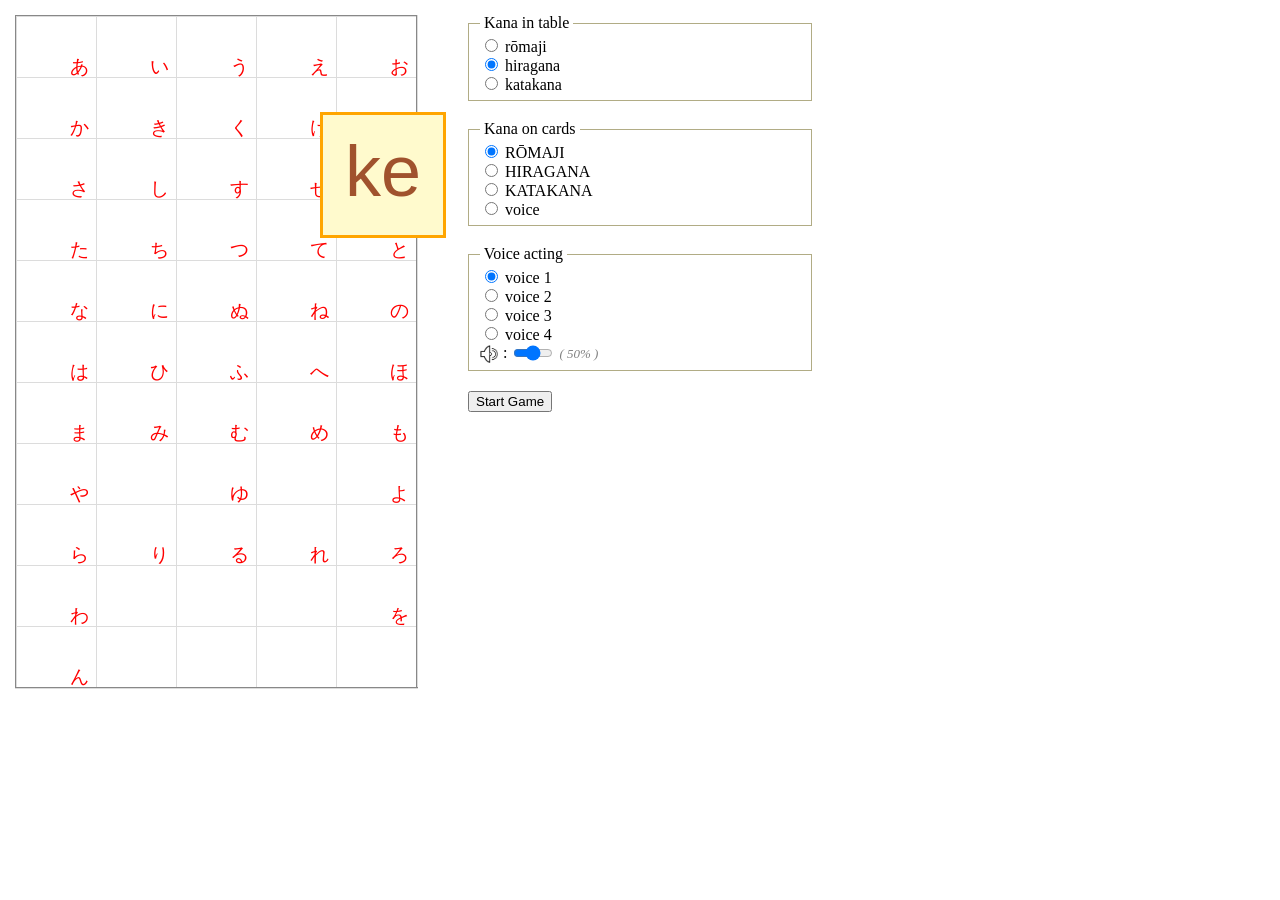
<file: basic/game-basic-eng.html>
<!doctype html>
<html>
<meta charset='utf-8'>
<title>Kana Game -basic</title>
<link rel='stylesheet' href='reset.css'>
<link rel='stylesheet' href='game-basic.css'>
<script src='game-basic-eng.js' defer></script>
<body onload='fLoad()' onunload='fUnload()'>

<!-- kana table -->
<table>
  <tr>
    <th>&nbsp;</th>
    <th>a</th>
    <th>i</th>
    <th>u</th>
    <th>e</th>
    <th>o</th>
  </tr>
  <tr>
    <th>∅</th>
    <td id='a' onmouseup='fDragEndCell(this)'>
      <div class='cellContainer'>
        <div class='bigKana'></div>
        <div class='sylR'>a</div>
        <div class='sylH'>あ</div>
        <div class='sylK'>ア</div>
      </div></td>
    <td id='i' onmouseup='fDragEndCell(this)'>
      <div class='cellContainer'>
        <div class='bigKana'></div>
        <div class='sylR'>i</div>
        <div class='sylH'>い</div>
        <div class='sylK'>イ</div>
      </div></td>
    <td id='u' onmouseup='fDragEndCell(this)'>
      <div class='cellContainer'>
        <div class='bigKana'></div>
        <div class='sylR'>u</div>
        <div class='sylH'>う</div>
        <div class='sylK'>ウ</div>
      </div></td>
    <td id='e' onmouseup='fDragEndCell(this)'>
      <div class='cellContainer'>
        <div class='bigKana'></div>
        <div class='sylR'>e</div>
        <div class='sylH'>え</div>
        <div class='sylK'>エ</div>
      </div></td>
    <td id='o' onmouseup='fDragEndCell(this)'>
      <div class='cellContainer'>
        <div class='bigKana'></div>
        <div class='sylR'>o</div>
        <div class='sylH'>お</div>
        <div class='sylK'>オ</div>
      </div></td>
  </tr>
  <tr>
    <th>k</th>
    <td id='ka' onmouseup='fDragEndCell(this)'>
      <div class='cellContainer'>
        <div class='bigKana'></div>
        <div class='sylR'>ka</div>
        <div class='sylH'>か</div>
        <div class='sylK'>カ</div>
      </div></td>
    <td id='ki' onmouseup='fDragEndCell(this)'>
      <div class='cellContainer'>
        <div class='bigKana'></div>
        <div class='sylR'>ki</div>
        <div class='sylH'>き</div>
        <div class='sylK'>キ</div>
      </div></td>
    <td id='ku' onmouseup='fDragEndCell(this)'>
      <div class='cellContainer'>
        <div class='bigKana'></div>
        <div class='sylR'>ku</div>
        <div class='sylH'>く</div>
        <div class='sylK'>ク</div>
      </div></td>
    <td id='ke' onmouseup='fDragEndCell(this)'>
      <div class='cellContainer'>
        <div class='bigKana'></div>
        <div class='sylR'>ke</div>
        <div class='sylH'>け</div>
        <div class='sylK'>ケ</div>
      </div></td>
    <td id='ko' onmouseup='fDragEndCell(this)'>
      <div class='cellContainer'>
        <div class='bigKana'></div>
        <div class='sylR'>ko</div>
        <div class='sylH'>こ</div>
        <div class='sylK'>コ</div>
      </div></td>
  </tr>
  <tr>
    <th>s</th>
    <td id='sa' onmouseup='fDragEndCell(this)'>
      <div class='cellContainer'>
        <div class='bigKana'></div>
        <div class='sylR'>sa</div>
        <div class='sylH'>さ</div>
        <div class='sylK'>サ</div>
      </div></td>
    <td id='shi' onmouseup='fDragEndCell(this)'>
      <div class='cellContainer'>
        <div class='bigKana'></div>
        <div class='sylR'>shi</div>
        <div class='sylH'>し</div>
        <div class='sylK'>シ</div>
      </div></td>
    <td id='su' onmouseup='fDragEndCell(this)'>
      <div class='cellContainer'>
        <div class='bigKana'></div>
        <div class='sylR'>su</div>
        <div class='sylH'>す</div>
        <div class='sylK'>ス</div>
      </div></td>
    <td id='se' onmouseup='fDragEndCell(this)'>
      <div class='cellContainer'>
        <div class='bigKana'></div>
        <div class='sylR'>se</div>
        <div class='sylH'>せ</div>
        <div class='sylK'>セ</div>
      </div></td>
    <td id='so' onmouseup='fDragEndCell(this)'>
      <div class='cellContainer'>
        <div class='bigKana'></div>
        <div class='sylR'>so</div>
        <div class='sylH'>そ</div>
        <div class='sylK'>ソ</div>
      </div></td>
  </tr>
  <tr>
    <th>t</th>
    <td id='ta' onmouseup='fDragEndCell(this)'>
      <div class='cellContainer'>
        <div class='bigKana'></div>
        <div class='sylR'>ta</div>
        <div class='sylH'>た</div>
        <div class='sylK'>タ</div>
      </div></td>
    <td id='chi' onmouseup='fDragEndCell(this)'>
      <div class='cellContainer'>
        <div class='bigKana'></div>
        <div class='sylR'>chi</div>
        <div class='sylH'>ち</div>
        <div class='sylK'>チ</div>
      </div></td>
    <td id='tsu' onmouseup='fDragEndCell(this)'>
      <div class='cellContainer'>
        <div class='bigKana'></div>
        <div class='sylR'>tsu</div>
        <div class='sylH'>つ</div>
        <div class='sylK'>ツ</div>
      </div></td>
    <td id='te' onmouseup='fDragEndCell(this)'>
      <div class='cellContainer'>
        <div class='bigKana'></div>
        <div class='sylR'>te</div>
        <div class='sylH'>て</div>
        <div class='sylK'>テ</div>
      </div></td>
    <td id='to' onmouseup='fDragEndCell(this)'>
      <div class='cellContainer'>
        <div class='bigKana'></div>
        <div class='sylR'>to</div>
        <div class='sylH'>と</div>
        <div class='sylK'>ト</div>
      </div></td>
  </tr>
  <tr>
    <th>n</th>
    <td id='na' onmouseup='fDragEndCell(this)'>
      <div class='cellContainer'>
        <div class='bigKana'></div>
        <div class='sylR'>na</div>
        <div class='sylH'>な</div>
        <div class='sylK'>ナ</div>
      </div></td>
    <td id='ni' onmouseup='fDragEndCell(this)'>
      <div class='cellContainer'>
        <div class='bigKana'></div>
        <div class='sylR'>ni</div>
        <div class='sylH'>に</div>
        <div class='sylK'>ニ</div>
      </div></td>
    <td id='nu' onmouseup='fDragEndCell(this)'>
      <div class='cellContainer'>
        <div class='bigKana'></div>
        <div class='sylR'>nu</div>
        <div class='sylH'>ぬ</div>
        <div class='sylK'>ヌ</div>
      </div></td>
    <td id='ne' onmouseup='fDragEndCell(this)'>
      <div class='cellContainer'>
        <div class='bigKana'></div>
        <div class='sylR'>ne</div>
        <div class='sylH'>ね</div>
        <div class='sylK'>ネ</div>
      </div></td>
    <td id='no' onmouseup='fDragEndCell(this)'>
      <div class='cellContainer'>
        <div class='bigKana'></div>
        <div class='sylR'>no</div>
        <div class='sylH'>の</div>
        <div class='sylK'>ノ</div>
      </div></td>
  </tr>
  <tr>
    <th>h</th>
    <td id='ha' onmouseup='fDragEndCell(this)'>
      <div class='cellContainer'>
        <div class='bigKana'></div>
        <div class='sylR'>ha</div>
        <div class='sylH'>は</div>
        <div class='sylK'>ハ</div>
      </div></td>
    <td id='hi' onmouseup='fDragEndCell(this)'>
      <div class='cellContainer'>
        <div class='bigKana'></div>
        <div class='sylR'>hi</div>
        <div class='sylH'>ひ</div>
        <div class='sylK'>ヒ</div>
      </div></td>
    <td id='fu' onmouseup='fDragEndCell(this)'>
      <div class='cellContainer'>
        <div class='bigKana'></div>
        <div class='sylR'>(fu)</div>
        <div class='sylH'>ふ</div>
        <div class='sylK'>フ</div>
      </div></td>
    <td id='he' onmouseup='fDragEndCell(this)'>
      <div class='cellContainer'>
        <div class='bigKana'></div>
        <div class='sylR'>he</div>
        <div class='sylH'>へ</div>
        <div class='sylK'>ヘ</div>
      </div></td>
    <td id='ho' onmouseup='fDragEndCell(this)'>
      <div class='cellContainer'>
        <div class='bigKana'></div>
        <div class='sylR'>ho</div>
        <div class='sylH'>ほ</div>
        <div class='sylK'>ホ</div>
      </div></td>
  </tr>
  <tr>
    <th>m</th>
    <td id='ma' onmouseup='fDragEndCell(this)'>
      <div class='cellContainer'>
        <div class='bigKana'></div>
        <div class='sylR'>ma</div>
        <div class='sylH'>ま</div>
        <div class='sylK'>マ</div>
      </div></td>
    <td id='mi' onmouseup='fDragEndCell(this)'>
      <div class='cellContainer'>
        <div class='bigKana'></div>
        <div class='sylR'>mi</div>
        <div class='sylH'>み</div>
        <div class='sylK'>ミ</div>
      </div></td>
    <td id='mu' onmouseup='fDragEndCell(this)'>
      <div class='cellContainer'>
        <div class='bigKana'></div>
        <div class='sylR'>mu</div>
        <div class='sylH'>む</div>
        <div class='sylK'>ム</div>
      </div></td>
    <td id='me' onmouseup='fDragEndCell(this)'>
      <div class='cellContainer'>
        <div class='bigKana'></div>
        <div class='sylR'>me</div>
        <div class='sylH'>め</div>
        <div class='sylK'>メ</div>
      </div></td>
    <td id='mo' onmouseup='fDragEndCell(this)'>
      <div class='cellContainer'>
        <div class='bigKana'></div>
        <div class='sylR'>mo</div>
        <div class='sylH'>も</div>
        <div class='sylK'>モ</div>
      </div></td>
  </tr>
  <tr>
    <th>y</th>
    <td id='ya' onmouseup='fDragEndCell(this)'>
      <div class='cellContainer'>
        <div class='bigKana'></div>
        <div class='sylR'>ya</div>
        <div class='sylH'>や</div>
        <div class='sylK'>ヤ</div>
      </div></td>
    <td onclick='fEmptyCell()'>
      </td>
    <td id='yu' onmouseup='fDragEndCell(this)'>
      <div class='cellContainer'>
        <div class='bigKana'></div>
        <div class='sylR'>yu</div>
        <div class='sylH'>ゆ</div>
        <div class='sylK'>ユ</div>
      </div></td>
    <td onclick='fEmptyCell()'>
      </td>
    <td id='yo' onmouseup='fDragEndCell(this)'>
      <div class='cellContainer'>
        <div class='bigKana'></div>
        <div class='sylR'>yo</div>
        <div class='sylH'>よ</div>
        <div class='sylK'>ヨ</div>
      </div></td>
  </tr>
  <tr>
    <th>r</th>
    <td id='ra' onmouseup='fDragEndCell(this)'>
      <div class='cellContainer'>
        <div class='bigKana'></div>
        <div class='sylR'>ra</div>
        <div class='sylH'>ら</div>
        <div class='sylK'>ラ</div>
      </div></td>
    <td id='ri' onmouseup='fDragEndCell(this)'>
      <div class='cellContainer'>
        <div class='bigKana'></div>
        <div class='sylR'>ri</div>
        <div class='sylH'>り</div>
        <div class='sylK'>リ</div>
      </div></td>
    <td id='ru' onmouseup='fDragEndCell(this)'>
      <div class='cellContainer'>
        <div class='bigKana'></div>
        <div class='sylR'>ru</div>
        <div class='sylH'>る</div>
        <div class='sylK'>ル</div>
      </div></td>
    <td id='re' onmouseup='fDragEndCell(this)'>
      <div class='cellContainer'>
        <div class='bigKana'></div>
        <div class='sylR'>re</div>
        <div class='sylH'>れ</div>
        <div class='sylK'>レ</div>
      </div></td>
    <td id='ro' onmouseup='fDragEndCell(this)'>
      <div class='cellContainer'>
        <div class='bigKana'></div>
        <div class='sylR'>ro</div>
        <div class='sylH'>ろ</div>
        <div class='sylK'>ロ</div>
      </div></td>
  </tr>
  <tr>
    <th>w</th>
    <td id='wa' onmouseup='fDragEndCell(this)'>
      <div class='cellContainer'>
        <div class='bigKana'></div>
        <div class='sylR'>wa</div>
        <div class='sylH'>わ</div>
        <div class='sylK'>ワ</div>
      </div></td>
    <td onclick='fEmptyCell()'>
      </td>
    <td onclick='fEmptyCell()'>
      </td>
    <td onclick='fEmptyCell()'>
      </td>
    <td id='wo' onmouseup='fDragEndCell(this)'>
      <div class='cellContainer'>
        <div class='bigKana'></div>
        <div class='sylR'>(o)</div>
        <div class='sylH'>を</div>
        <div class='sylK'>ヲ</div>
      </div></td>
  </tr>
  <tr>
    <th></th>
    <td id='n' onmouseup='fDragEndCell(this)'>
      <div class='cellContainer'>
        <div class='bigKana'></div>
        <div class='sylR'>n</div>
        <div class='sylH'>ん</div>
        <div class='sylK'>ン</div>
      </div></td>
    <td onclick='fEmptyCell()'>
      </td>
    <td onclick='fEmptyCell()'>
      </td>
    <td onclick='fEmptyCell()'>
      </td>
    <td onclick='fEmptyCell()'>
      </td>
  </tr>
</table>

<!-- control switches -->
<fieldset>
  <legend>&nbsp;Kana in table&nbsp;</legend>
  <input type='radio' name='corner' id='cornerR' value='R' onchange='fChangeCorner(this.value)'><label for='cornerR'> rōmaji</label><br>
  <input type='radio' name='corner' id='cornerH' value='H' onchange='fChangeCorner(this.value)'><label for='cornerH'> hiragana</label><br>
  <input type='radio' name='corner' id='cornerK' value='K' onchange='fChangeCorner(this.value)'><label for='cornerK'> katakana</label>
</fieldset>

<fieldset style='position:relative'>
  <legend>&nbsp;Kana on cards&nbsp;</legend>
  <input type='radio' name='card' id='cardR' value='R' onchange='fChangeCard(this.value)'><label for='cardR'> RŌMAJI</label><br>
  <input type='radio' name='card' id='cardH' value='H' onchange='fChangeCard(this.value)'><label for='cardH'> HIRAGANA</label><br>
  <input type='radio' name='card' id='cardK' value='K' onchange='fChangeCard(this.value)'><label for='cardK'> KATAKANA</label><br>
  <input type='radio' name='card' id='cardS' value='S' onchange='fChangeCard(this.value)'><label for='cardS'> voice</label>
  <div style='position:absolute;top:-25px;right:365px'>       <!-- field for displaying kana example -->
    <div id='testR' class='capR' style='display:none'></div>
    <img id='testH' class='capH' style='display:none' src=''>
    <img id='testK' class='capK' style='display:none' src=''>
    <div id='testS' class='capS' style='display:none'></div>
  </div>
</fieldset>

<fieldset>
  <legend>&nbsp;Voice acting&nbsp;</legend>
  <!-- <input type='radio' name='voiceActing' id='rAudio-1' value='-1' onclick='fChangeVoice(this.value)'><label for='rAudio-1'> no sound</label><br> -->
  <input type='radio' name='voiceActing' id='rAudio0' value='0' onclick='fChangeVoice(this.value)'><label for='rAudio0'> voice 1</label><br>
  <input type='radio' name='voiceActing' id='rAudio1' value='1' onclick='fChangeVoice(this.value)'><label for='rAudio1'> voice 2</label><br>
  <input type='radio' name='voiceActing' id='rAudio2' value='2' onclick='fChangeVoice(this.value)'><label for='rAudio2'> voice 3</label><br>
  <input type='radio' name='voiceActing' id='rAudio3' value='3' onclick='fChangeVoice(this.value)'><label for='rAudio3'> voice 4</label><br>
    <img src='speaker.png' style='width:18px;height:18px;margin-right:5px;vertical-align:middle'><span>:</span>
  <input type='range' id='vlmRange' min='0' max='1' step='0.1' value='0.2' oninput='fChangeVolume(this.value)' onmouseup='fChangeVolumeMouseUp()' style='width:40px;vertical-align:bottom'>
    <span class='addInf' id='vlmShow'></span>
</fieldset>

<fieldset style='position:relative; display:none'>
  <legend style='color:grey'>&nbsp;Achive of results&nbsp;</legend>
  <div id='showArchive' style='color:grey'></div>
  <button type='button' onclick='fClearResults()' style='position:absolute; bottom:3px; right:3px; padding:0 6px;'>Clear</button>
</fieldset>

<button type='button' id='buttonStart' onclick='fStartGame()' style='display:block; margin:5px 0 5px 450px'>Start Game</button>

<!-- hidden element for ouput of voiceover -->
<audio id='audioPlayer' style='margin-top:10px' preload='none'>
  <source id='srcMp3' src='audio-0/a.mp3' type='audio/mpeg'>
  <source id='srcOgg' src='audio-0/a.ogg' type='audio/ogg'>
  WARNING: Your browser does not support the audio element.
</audio>

<br clear='left'> <!-- don't delete this <br>, otherwise there will be glitch -->

</body>
</html>
</file>
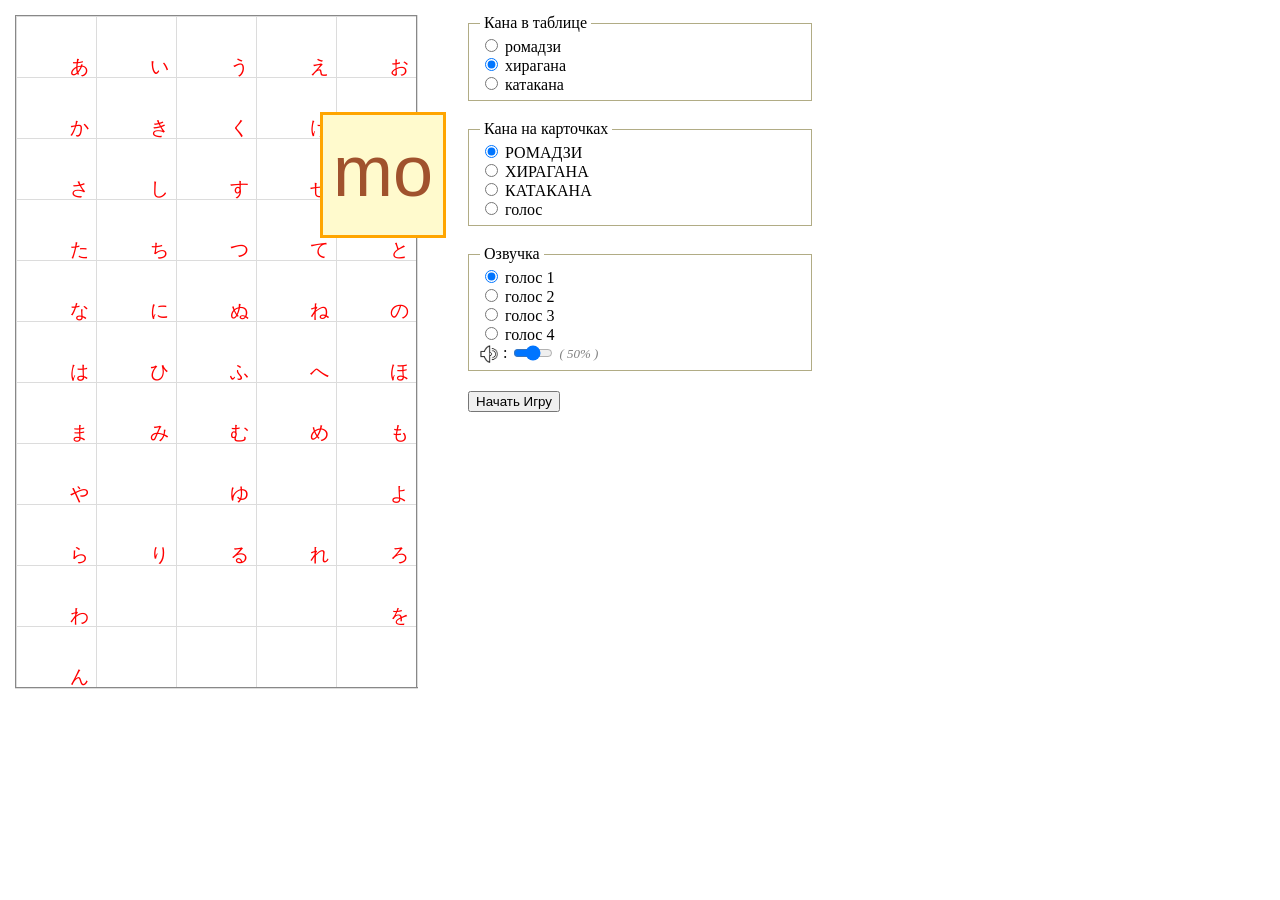
<file: basic/game-basic.html>
<!doctype html>
<html>
<meta charset='utf-8'>
<title>Кана игра-базовая</title>
<link rel='stylesheet' href='reset.css'>
<link rel='stylesheet' href='game-basic.css'>
<script src='game-basic.js' defer></script>
<body onload='fLoad()' onunload='fUnload()'>

<!-- таблица кан -->
<table>
  <tr>
    <th>&nbsp;</th>
    <th>a</th>
    <th>i</th>
    <th>u</th>
    <th>e</th>
    <th>o</th>
  </tr>
  <tr>
    <th>∅</th>
    <td id='a' onmouseup='fDragEndCell(this)'>
      <div class='cellContainer'>
        <div class='bigKana'></div>
        <div class='sylR'>a</div>
        <div class='sylH'>あ</div>
        <div class='sylK'>ア</div>
      </div></td>
    <td id='i' onmouseup='fDragEndCell(this)'>
      <div class='cellContainer'>
        <div class='bigKana'></div>
        <div class='sylR'>i</div>
        <div class='sylH'>い</div>
        <div class='sylK'>イ</div>
      </div></td>
    <td id='u' onmouseup='fDragEndCell(this)'>
      <div class='cellContainer'>
        <div class='bigKana'></div>
        <div class='sylR'>u</div>
        <div class='sylH'>う</div>
        <div class='sylK'>ウ</div>
      </div></td>
    <td id='e' onmouseup='fDragEndCell(this)'>
      <div class='cellContainer'>
        <div class='bigKana'></div>
        <div class='sylR'>e</div>
        <div class='sylH'>え</div>
        <div class='sylK'>エ</div>
      </div></td>
    <td id='o' onmouseup='fDragEndCell(this)'>
      <div class='cellContainer'>
        <div class='bigKana'></div>
        <div class='sylR'>o</div>
        <div class='sylH'>お</div>
        <div class='sylK'>オ</div>
      </div></td>
  </tr>
  <tr>
    <th>k</th>
    <td id='ka' onmouseup='fDragEndCell(this)'>
      <div class='cellContainer'>
        <div class='bigKana'></div>
        <div class='sylR'>ka</div>
        <div class='sylH'>か</div>
        <div class='sylK'>カ</div>
      </div></td>
    <td id='ki' onmouseup='fDragEndCell(this)'>
      <div class='cellContainer'>
        <div class='bigKana'></div>
        <div class='sylR'>ki</div>
        <div class='sylH'>き</div>
        <div class='sylK'>キ</div>
      </div></td>
    <td id='ku' onmouseup='fDragEndCell(this)'>
      <div class='cellContainer'>
        <div class='bigKana'></div>
        <div class='sylR'>ku</div>
        <div class='sylH'>く</div>
        <div class='sylK'>ク</div>
      </div></td>
    <td id='ke' onmouseup='fDragEndCell(this)'>
      <div class='cellContainer'>
        <div class='bigKana'></div>
        <div class='sylR'>ke</div>
        <div class='sylH'>け</div>
        <div class='sylK'>ケ</div>
      </div></td>
    <td id='ko' onmouseup='fDragEndCell(this)'>
      <div class='cellContainer'>
        <div class='bigKana'></div>
        <div class='sylR'>ko</div>
        <div class='sylH'>こ</div>
        <div class='sylK'>コ</div>
      </div></td>
  </tr>
  <tr>
    <th>s</th>
    <td id='sa' onmouseup='fDragEndCell(this)'>
      <div class='cellContainer'>
        <div class='bigKana'></div>
        <div class='sylR'>sa</div>
        <div class='sylH'>さ</div>
        <div class='sylK'>サ</div>
      </div></td>
    <td id='shi' onmouseup='fDragEndCell(this)'>
      <div class='cellContainer'>
        <div class='bigKana'></div>
        <div class='sylR'>shi</div>
        <div class='sylH'>し</div>
        <div class='sylK'>シ</div>
      </div></td>
    <td id='su' onmouseup='fDragEndCell(this)'>
      <div class='cellContainer'>
        <div class='bigKana'></div>
        <div class='sylR'>su</div>
        <div class='sylH'>す</div>
        <div class='sylK'>ス</div>
      </div></td>
    <td id='se' onmouseup='fDragEndCell(this)'>
      <div class='cellContainer'>
        <div class='bigKana'></div>
        <div class='sylR'>se</div>
        <div class='sylH'>せ</div>
        <div class='sylK'>セ</div>
      </div></td>
    <td id='so' onmouseup='fDragEndCell(this)'>
      <div class='cellContainer'>
        <div class='bigKana'></div>
        <div class='sylR'>so</div>
        <div class='sylH'>そ</div>
        <div class='sylK'>ソ</div>
      </div></td>
  </tr>
  <tr>
    <th>t</th>
    <td id='ta' onmouseup='fDragEndCell(this)'>
      <div class='cellContainer'>
        <div class='bigKana'></div>
        <div class='sylR'>ta</div>
        <div class='sylH'>た</div>
        <div class='sylK'>タ</div>
      </div></td>
    <td id='chi' onmouseup='fDragEndCell(this)'>
      <div class='cellContainer'>
        <div class='bigKana'></div>
        <div class='sylR'>chi</div>
        <div class='sylH'>ち</div>
        <div class='sylK'>チ</div>
      </div></td>
    <td id='tsu' onmouseup='fDragEndCell(this)'>
      <div class='cellContainer'>
        <div class='bigKana'></div>
        <div class='sylR'>tsu</div>
        <div class='sylH'>つ</div>
        <div class='sylK'>ツ</div>
      </div></td>
    <td id='te' onmouseup='fDragEndCell(this)'>
      <div class='cellContainer'>
        <div class='bigKana'></div>
        <div class='sylR'>te</div>
        <div class='sylH'>て</div>
        <div class='sylK'>テ</div>
      </div></td>
    <td id='to' onmouseup='fDragEndCell(this)'>
      <div class='cellContainer'>
        <div class='bigKana'></div>
        <div class='sylR'>to</div>
        <div class='sylH'>と</div>
        <div class='sylK'>ト</div>
      </div></td>
  </tr>
  <tr>
    <th>n</th>
    <td id='na' onmouseup='fDragEndCell(this)'>
      <div class='cellContainer'>
        <div class='bigKana'></div>
        <div class='sylR'>na</div>
        <div class='sylH'>な</div>
        <div class='sylK'>ナ</div>
      </div></td>
    <td id='ni' onmouseup='fDragEndCell(this)'>
      <div class='cellContainer'>
        <div class='bigKana'></div>
        <div class='sylR'>ni</div>
        <div class='sylH'>に</div>
        <div class='sylK'>ニ</div>
      </div></td>
    <td id='nu' onmouseup='fDragEndCell(this)'>
      <div class='cellContainer'>
        <div class='bigKana'></div>
        <div class='sylR'>nu</div>
        <div class='sylH'>ぬ</div>
        <div class='sylK'>ヌ</div>
      </div></td>
    <td id='ne' onmouseup='fDragEndCell(this)'>
      <div class='cellContainer'>
        <div class='bigKana'></div>
        <div class='sylR'>ne</div>
        <div class='sylH'>ね</div>
        <div class='sylK'>ネ</div>
      </div></td>
    <td id='no' onmouseup='fDragEndCell(this)'>
      <div class='cellContainer'>
        <div class='bigKana'></div>
        <div class='sylR'>no</div>
        <div class='sylH'>の</div>
        <div class='sylK'>ノ</div>
      </div></td>
  </tr>
  <tr>
    <th>h</th>
    <td id='ha' onmouseup='fDragEndCell(this)'>
      <div class='cellContainer'>
        <div class='bigKana'></div>
        <div class='sylR'>ha</div>
        <div class='sylH'>は</div>
        <div class='sylK'>ハ</div>
      </div></td>
    <td id='hi' onmouseup='fDragEndCell(this)'>
      <div class='cellContainer'>
        <div class='bigKana'></div>
        <div class='sylR'>hi</div>
        <div class='sylH'>ひ</div>
        <div class='sylK'>ヒ</div>
      </div></td>
    <td id='fu' onmouseup='fDragEndCell(this)'>
      <div class='cellContainer'>
        <div class='bigKana'></div>
        <div class='sylR'>(fu)</div>
        <div class='sylH'>ふ</div>
        <div class='sylK'>フ</div>
      </div></td>
    <td id='he' onmouseup='fDragEndCell(this)'>
      <div class='cellContainer'>
        <div class='bigKana'></div>
        <div class='sylR'>he</div>
        <div class='sylH'>へ</div>
        <div class='sylK'>ヘ</div>
      </div></td>
    <td id='ho' onmouseup='fDragEndCell(this)'>
      <div class='cellContainer'>
        <div class='bigKana'></div>
        <div class='sylR'>ho</div>
        <div class='sylH'>ほ</div>
        <div class='sylK'>ホ</div>
      </div></td>
  </tr>
  <tr>
    <th>m</th>
    <td id='ma' onmouseup='fDragEndCell(this)'>
      <div class='cellContainer'>
        <div class='bigKana'></div>
        <div class='sylR'>ma</div>
        <div class='sylH'>ま</div>
        <div class='sylK'>マ</div>
      </div></td>
    <td id='mi' onmouseup='fDragEndCell(this)'>
      <div class='cellContainer'>
        <div class='bigKana'></div>
        <div class='sylR'>mi</div>
        <div class='sylH'>み</div>
        <div class='sylK'>ミ</div>
      </div></td>
    <td id='mu' onmouseup='fDragEndCell(this)'>
      <div class='cellContainer'>
        <div class='bigKana'></div>
        <div class='sylR'>mu</div>
        <div class='sylH'>む</div>
        <div class='sylK'>ム</div>
      </div></td>
    <td id='me' onmouseup='fDragEndCell(this)'>
      <div class='cellContainer'>
        <div class='bigKana'></div>
        <div class='sylR'>me</div>
        <div class='sylH'>め</div>
        <div class='sylK'>メ</div>
      </div></td>
    <td id='mo' onmouseup='fDragEndCell(this)'>
      <div class='cellContainer'>
        <div class='bigKana'></div>
        <div class='sylR'>mo</div>
        <div class='sylH'>も</div>
        <div class='sylK'>モ</div>
      </div></td>
  </tr>
  <tr>
    <th>y</th>
    <td id='ya' onmouseup='fDragEndCell(this)'>
      <div class='cellContainer'>
        <div class='bigKana'></div>
        <div class='sylR'>ya</div>
        <div class='sylH'>や</div>
        <div class='sylK'>ヤ</div>
      </div></td>
    <td onclick='fEmptyCell()'>
      </td>
    <td id='yu' onmouseup='fDragEndCell(this)'>
      <div class='cellContainer'>
        <div class='bigKana'></div>
        <div class='sylR'>yu</div>
        <div class='sylH'>ゆ</div>
        <div class='sylK'>ユ</div>
      </div></td>
    <td onclick='fEmptyCell()'>
      </td>
    <td id='yo' onmouseup='fDragEndCell(this)'>
      <div class='cellContainer'>
        <div class='bigKana'></div>
        <div class='sylR'>yo</div>
        <div class='sylH'>よ</div>
        <div class='sylK'>ヨ</div>
      </div></td>
  </tr>
  <tr>
    <th>r</th>
    <td id='ra' onmouseup='fDragEndCell(this)'>
      <div class='cellContainer'>
        <div class='bigKana'></div>
        <div class='sylR'>ra</div>
        <div class='sylH'>ら</div>
        <div class='sylK'>ラ</div>
      </div></td>
    <td id='ri' onmouseup='fDragEndCell(this)'>
      <div class='cellContainer'>
        <div class='bigKana'></div>
        <div class='sylR'>ri</div>
        <div class='sylH'>り</div>
        <div class='sylK'>リ</div>
      </div></td>
    <td id='ru' onmouseup='fDragEndCell(this)'>
      <div class='cellContainer'>
        <div class='bigKana'></div>
        <div class='sylR'>ru</div>
        <div class='sylH'>る</div>
        <div class='sylK'>ル</div>
      </div></td>
    <td id='re' onmouseup='fDragEndCell(this)'>
      <div class='cellContainer'>
        <div class='bigKana'></div>
        <div class='sylR'>re</div>
        <div class='sylH'>れ</div>
        <div class='sylK'>レ</div>
      </div></td>
    <td id='ro' onmouseup='fDragEndCell(this)'>
      <div class='cellContainer'>
        <div class='bigKana'></div>
        <div class='sylR'>ro</div>
        <div class='sylH'>ろ</div>
        <div class='sylK'>ロ</div>
      </div></td>
  </tr>
  <tr>
    <th>w</th>
    <td id='wa' onmouseup='fDragEndCell(this)'>
      <div class='cellContainer'>
        <div class='bigKana'></div>
        <div class='sylR'>wa</div>
        <div class='sylH'>わ</div>
        <div class='sylK'>ワ</div>
      </div></td>
    <td onclick='fEmptyCell()'>
      </td>
    <td onclick='fEmptyCell()'>
      </td>
    <td onclick='fEmptyCell()'>
      </td>
    <td id='wo' onmouseup='fDragEndCell(this)'>
      <div class='cellContainer'>
        <div class='bigKana'></div>
        <div class='sylR'>(o)</div>
        <div class='sylH'>を</div>
        <div class='sylK'>ヲ</div>
      </div></td>
  </tr>
  <tr>
    <th></th>
    <td id='n' onmouseup='fDragEndCell(this)'>
      <div class='cellContainer'>
        <div class='bigKana'></div>
        <div class='sylR'>n</div>
        <div class='sylH'>ん</div>
        <div class='sylK'>ン</div>
      </div></td>
    <td onclick='fEmptyCell()'>
      </td>
    <td onclick='fEmptyCell()'>
      </td>
    <td onclick='fEmptyCell()'>
      </td>
    <td onclick='fEmptyCell()'>
      </td>
  </tr>
</table>

<!-- управляющие переключатели -->
<fieldset>
  <legend>&nbsp;Кана в таблице&nbsp;</legend>
  <input type='radio' name='corner' id='cornerR' value='R' onchange='fChangeCorner(this.value)'><label for='cornerR'> ромадзи</label><br>
  <input type='radio' name='corner' id='cornerH' value='H' onchange='fChangeCorner(this.value)'><label for='cornerH'> хирагана</label><br>
  <input type='radio' name='corner' id='cornerK' value='K' onchange='fChangeCorner(this.value)'><label for='cornerK'> катакана</label>
</fieldset>

<fieldset style='position:relative'>
  <legend>&nbsp;Кана на карточках&nbsp;</legend>
  <input type='radio' name='card' id='cardR' value='R' onchange='fChangeCard(this.value)'><label for='cardR'> РОМАДЗИ</label><br>
  <input type='radio' name='card' id='cardH' value='H' onchange='fChangeCard(this.value)'><label for='cardH'> ХИРАГАНА</label><br>
  <input type='radio' name='card' id='cardK' value='K' onchange='fChangeCard(this.value)'><label for='cardK'> КАТАКАНА</label><br>
  <input type='radio' name='card' id='cardS' value='S' onchange='fChangeCard(this.value)'><label for='cardS'> голос</label>
  <div style='position:absolute;top:-25px;right:365px'>       <!-- поле для демонстрации примера каны -->
    <div id='testR' class='capR' style='display:none'></div>
    <img id='testH' class='capH' style='display:none' src=''>
    <img id='testK' class='capK' style='display:none' src=''>
    <div id='testS' class='capS' style='display:none'></div>
  </div>
</fieldset>

<fieldset>
  <legend>&nbsp;Озвучка&nbsp;</legend>
  <!-- <input type='radio' name='voiceActing' id='rAudio-1' value='-1' onclick='fChangeVoice(this.value)'><label for='rAudio-1'> без звука</label><br> -->
  <input type='radio' name='voiceActing' id='rAudio0' value='0' onclick='fChangeVoice(this.value)'><label for='rAudio0'> голос 1</label><br>
  <input type='radio' name='voiceActing' id='rAudio1' value='1' onclick='fChangeVoice(this.value)'><label for='rAudio1'> голос 2</label><br>
  <input type='radio' name='voiceActing' id='rAudio2' value='2' onclick='fChangeVoice(this.value)'><label for='rAudio2'> голос 3</label><br>
  <input type='radio' name='voiceActing' id='rAudio3' value='3' onclick='fChangeVoice(this.value)'><label for='rAudio3'> голос 4</label><br>
    <img src='speaker.png' style='width:18px;height:18px;margin-right:5px;vertical-align:middle'><span>:</span>
  <input type='range' id='vlmRange' min='0' max='1' step='0.1' value='0.2' oninput='fChangeVolume(this.value)' onmouseup='fChangeVolumeMouseUp()' style='width:40px;vertical-align:bottom'>
    <span class='addInf' id='vlmShow'></span>
</fieldset>

<fieldset style='position:relative; display:none'>
  <legend style='color:grey'>&nbsp;Архив результатов&nbsp;</legend>
  <div id='showArchive' style='color:grey'></div>
  <button type='button' onclick='fClearResults()' style='position:absolute; bottom:3px; right:3px; padding:0 6px;'>Очистить</button>
</fieldset>

<button type='button' id='buttonStart' onclick='fStartGame()' style='display:block; margin:5px 0 5px 450px'>Начать Игру</button>

<!-- неотображаемый элемент вывода звука -->
<audio id='audioPlayer' style='margin-top:10px' preload='none'>
  <source id='srcMp3' src='audio-0/a.mp3' type='audio/mpeg'>
  <source id='srcOgg' src='audio-0/a.ogg' type='audio/ogg'>
  ПРЕДУПРЕЖДЕНИЕ: Ваш браузер не поддерживает тег &lt;audio&gt;
</audio>

<br clear='left'> <!-- don't delete this <br>, otherwise there will be glitch -->

</body>
</html>
</file>
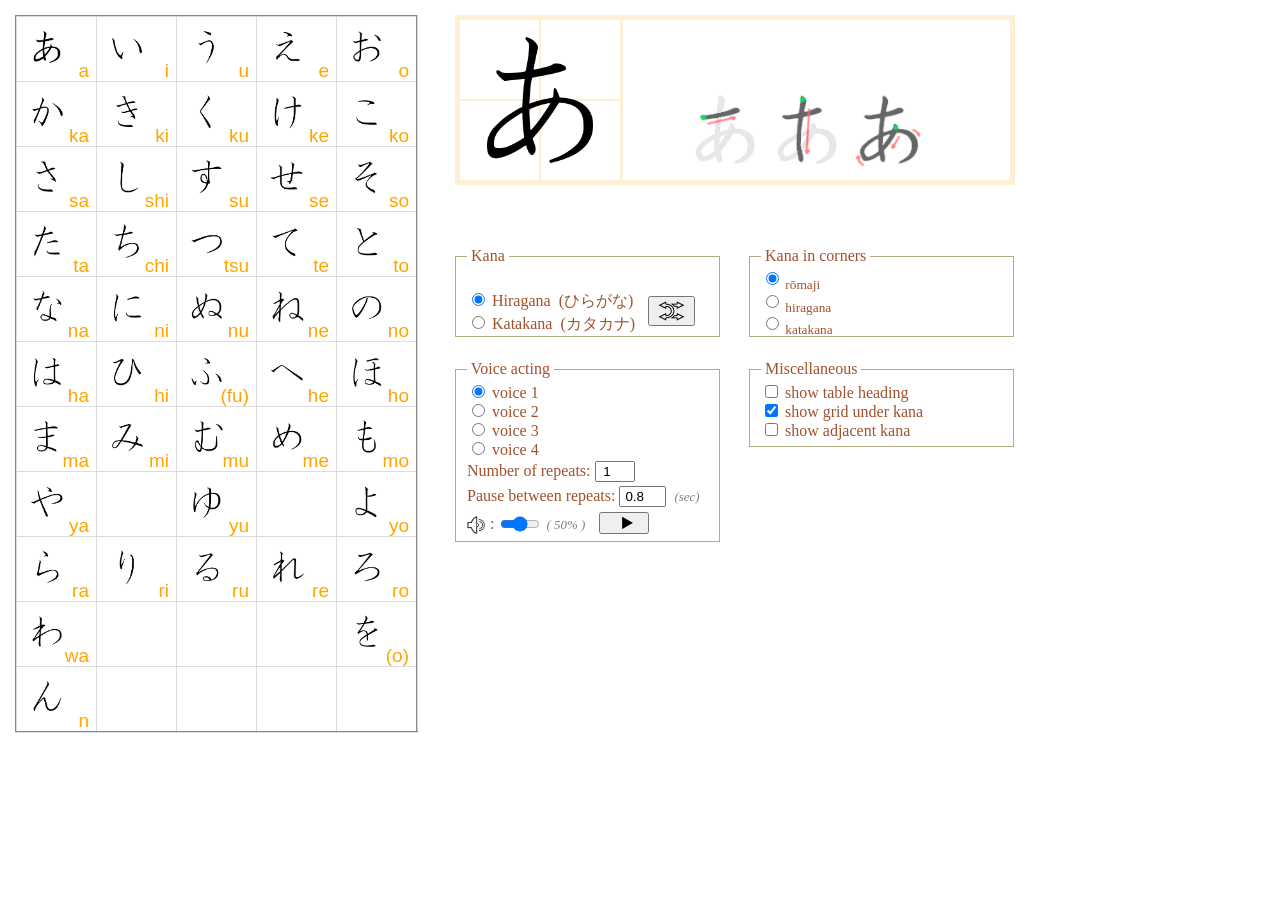
<file: basic/table-basic-eng.html>
<!doctype html>
<html>
<meta charset='utf-8'>
<title>Kana Sound Table -basic</title>
<link rel='stylesheet' href='reset.css'>
<link rel='stylesheet' href='table-basic.css'>
<script src='table-basic.js' defer></script>
<body onload='fLoad()' onunload='fUnload()'>

<!-- kana table -->
<table>
  <tr>
    <th>&nbsp;</th>
    <th>a</th>
    <th>i</th>
    <th>u</th>
    <th>e</th>
    <th>o</th>
  </tr>
  <tr>
    <th>∅</th>
    <td id='a' onclick='fShowDatails(this)'>
      <div class='cellContainer'>
        <img class='kanaImg' src=''>
        <div class='sylR'>a</div>
        <div class='sylH'>あ</div>
        <div class='sylK'>ア</div>
      </div></td>
    <td id='i' onclick='fShowDatails(this)'>
      <div class='cellContainer'>
        <img class='kanaImg' src=''>
        <div class='sylR'>i</div>
        <div class='sylH'>い</div>
        <div class='sylK'>イ</div>
      </div></td>
    <td id='u' onclick='fShowDatails(this)'>
      <div class='cellContainer'>
        <img class='kanaImg' src=''>
        <div class='sylR'>u</div>
        <div class='sylH'>う</div>
        <div class='sylK'>ウ</div>
      </div></td>
    <td id='e' onclick='fShowDatails(this)'>
      <div class='cellContainer'>
        <img class='kanaImg' src=''>
        <div class='sylR'>e</div>
        <div class='sylH'>え</div>
        <div class='sylK'>エ</div>
      </div></td>
    <td id='o' onclick='fShowDatails(this)'>
      <div class='cellContainer'>
        <img class='kanaImg' src=''>
        <div class='sylR'>o</div>
        <div class='sylH'>お</div>
        <div class='sylK'>オ</div>
      </div></td>
  </tr>
  <tr>
    <th>k</th>
    <td id='ka' onclick='fShowDatails(this)'>
      <div class='cellContainer'>
        <img class='kanaImg' src=''>
        <div class='sylR'>ka</div>
        <div class='sylH'>か</div>
        <div class='sylK'>カ</div>
      </div></td>
    <td id='ki' onclick='fShowDatails(this)'>
      <div class='cellContainer'>
        <img class='kanaImg' src=''>
        <div class='sylR'>ki</div>
        <div class='sylH'>き</div>
        <div class='sylK'>キ</div>
      </div></td>
    <td id='ku' onclick='fShowDatails(this)'>
      <div class='cellContainer'>
        <img class='kanaImg' src=''>
        <div class='sylR'>ku</div>
        <div class='sylH'>く</div>
        <div class='sylK'>ク</div>
      </div></td>
    <td id='ke' onclick='fShowDatails(this)'>
      <div class='cellContainer'>
        <img class='kanaImg' src=''>
        <div class='sylR'>ke</div>
        <div class='sylH'>け</div>
        <div class='sylK'>ケ</div>
      </div></td>
    <td id='ko' onclick='fShowDatails(this)'>
      <div class='cellContainer'>
        <img class='kanaImg' src=''>
        <div class='sylR'>ko</div>
        <div class='sylH'>こ</div>
        <div class='sylK'>コ</div>
      </div></td>
  </tr>
  <tr>
    <th>s</th>
    <td id='sa' onclick='fShowDatails(this)'>
      <div class='cellContainer'>
        <img class='kanaImg' src=''>
        <div class='sylR'>sa</div>
        <div class='sylH'>さ</div>
        <div class='sylK'>サ</div>
      </div></td>
    <td id='shi' onclick='fShowDatails(this)'>
      <div class='cellContainer'>
        <img class='kanaImg' src=''>
        <div class='sylR'>shi</div>
        <div class='sylH'>し</div>
        <div class='sylK'>シ</div>
      </div></td>
    <td id='su' onclick='fShowDatails(this)'>
      <div class='cellContainer'>
        <img class='kanaImg' src=''>
        <div class='sylR'>su</div>
        <div class='sylH'>す</div>
        <div class='sylK'>ス</div>
      </div></td>
    <td id='se' onclick='fShowDatails(this)'>
      <div class='cellContainer'>
        <img class='kanaImg' src=''>
        <div class='sylR'>se</div>
        <div class='sylH'>せ</div>
        <div class='sylK'>セ</div>
      </div></td>
    <td id='so' onclick='fShowDatails(this)'>
      <div class='cellContainer'>
        <img class='kanaImg' src=''>
        <div class='sylR'>so</div>
        <div class='sylH'>そ</div>
        <div class='sylK'>ソ</div>
      </div></td>
  </tr>
  <tr>
    <th>t</th>
    <td id='ta' onclick='fShowDatails(this)'>
      <div class='cellContainer'>
        <img class='kanaImg' src=''>
        <div class='sylR'>ta</div>
        <div class='sylH'>た</div>
        <div class='sylK'>タ</div>
      </div></td>
    <td id='chi' onclick='fShowDatails(this)'>
      <div class='cellContainer'>
        <img class='kanaImg' src=''>
        <div class='sylR'>chi</div>
        <div class='sylH'>ち</div>
        <div class='sylK'>チ</div>
      </div></td>
    <td id='tsu' onclick='fShowDatails(this)'>
      <div class='cellContainer'>
        <img class='kanaImg' src=''>
        <div class='sylR'>tsu</div>
        <div class='sylH'>つ</div>
        <div class='sylK'>ツ</div>
      </div></td>
    <td id='te' onclick='fShowDatails(this)'>
      <div class='cellContainer'>
        <img class='kanaImg' src=''>
        <div class='sylR'>te</div>
        <div class='sylH'>て</div>
        <div class='sylK'>テ</div>
      </div></td>
    <td id='to' onclick='fShowDatails(this)'>
      <div class='cellContainer'>
        <img class='kanaImg' src=''>
        <div class='sylR'>to</div>
        <div class='sylH'>と</div>
        <div class='sylK'>ト</div>
      </div></td>
  </tr>
  <tr>
    <th>n</th>
    <td id='na' onclick='fShowDatails(this)'>
      <div class='cellContainer'>
        <img class='kanaImg' src=''>
        <div class='sylR'>na</div>
        <div class='sylH'>な</div>
        <div class='sylK'>ナ</div>
      </div></td>
    <td id='ni' onclick='fShowDatails(this)'>
      <div class='cellContainer'>
        <img class='kanaImg' src=''>
        <div class='sylR'>ni</div>
        <div class='sylH'>に</div>
        <div class='sylK'>ニ</div>
      </div></td>
    <td id='nu' onclick='fShowDatails(this)'>
      <div class='cellContainer'>
        <img class='kanaImg' src=''>
        <div class='sylR'>nu</div>
        <div class='sylH'>ぬ</div>
        <div class='sylK'>ヌ</div>
      </div></td>
    <td id='ne' onclick='fShowDatails(this)'>
      <div class='cellContainer'>
        <img class='kanaImg' src=''>
        <div class='sylR'>ne</div>
        <div class='sylH'>ね</div>
        <div class='sylK'>ネ</div>
      </div></td>
    <td id='no' onclick='fShowDatails(this)'>
      <div class='cellContainer'>
        <img class='kanaImg' src=''>
        <div class='sylR'>no</div>
        <div class='sylH'>の</div>
        <div class='sylK'>ノ</div>
      </div></td>
  </tr>
  <tr>
    <th>h</th>
    <td id='ha' onclick='fShowDatails(this)'>
      <div class='cellContainer'>
        <img class='kanaImg' src=''>
        <div class='sylR'>ha</div>
        <div class='sylH'>は</div>
        <div class='sylK'>ハ</div>
      </div></td>
    <td id='hi' onclick='fShowDatails(this)'>
      <div class='cellContainer'>
        <img class='kanaImg' src=''>
        <div class='sylR'>hi</div>
        <div class='sylH'>ひ</div>
        <div class='sylK'>ヒ</div>
      </div></td>
    <td id='fu' onclick='fShowDatails(this)'>
      <div class='cellContainer'>
        <img class='kanaImg' src=''>
        <div class='sylR'>(fu)</div>
        <div class='sylH'>ふ</div>
        <div class='sylK'>フ</div>
      </div></td>
    <td id='he' onclick='fShowDatails(this)'>
      <div class='cellContainer'>
        <img class='kanaImg' src=''>
        <div class='sylR'>he</div>
        <div class='sylH'>へ</div>
        <div class='sylK'>ヘ</div>
      </div></td>
    <td id='ho' onclick='fShowDatails(this)'>
      <div class='cellContainer'>
        <img class='kanaImg' src=''>
        <div class='sylR'>ho</div>
        <div class='sylH'>ほ</div>
        <div class='sylK'>ホ</div>
      </div></td>
  </tr>
  <tr>
    <th>m</th>
    <td id='ma' onclick='fShowDatails(this)'>
      <div class='cellContainer'>
        <img class='kanaImg' src=''>
        <div class='sylR'>ma</div>
        <div class='sylH'>ま</div>
        <div class='sylK'>マ</div>
      </div></td>
    <td id='mi' onclick='fShowDatails(this)'>
      <div class='cellContainer'>
        <img class='kanaImg' src=''>
        <div class='sylR'>mi</div>
        <div class='sylH'>み</div>
        <div class='sylK'>ミ</div>
      </div></td>
    <td id='mu' onclick='fShowDatails(this)'>
      <div class='cellContainer'>
        <img class='kanaImg' src=''>
        <div class='sylR'>mu</div>
        <div class='sylH'>む</div>
        <div class='sylK'>ム</div>
      </div></td>
    <td id='me' onclick='fShowDatails(this)'>
      <div class='cellContainer'>
        <img class='kanaImg' src=''>
        <div class='sylR'>me</div>
        <div class='sylH'>め</div>
        <div class='sylK'>メ</div>
      </div></td>
    <td id='mo' onclick='fShowDatails(this)'>
      <div class='cellContainer'>
        <img class='kanaImg' src=''>
        <div class='sylR'>mo</div>
        <div class='sylH'>も</div>
        <div class='sylK'>モ</div>
      </div></td>
  </tr>
  <tr>
    <th>y</th>
    <td id='ya' onclick='fShowDatails(this)'>
      <div class='cellContainer'>
        <img class='kanaImg' src=''>
        <div class='sylR'>ya</div>
        <div class='sylH'>や</div>
        <div class='sylK'>ヤ</div>
      </div></td>
    <td onclick='fEmptyCell()'>
      </td>
    <td id='yu' onclick='fShowDatails(this)'>
      <div class='cellContainer'>
        <img class='kanaImg' src=''>
        <div class='sylR'>yu</div>
        <div class='sylH'>ゆ</div>
        <div class='sylK'>ユ</div>
      </div></td>
    <td onclick='fEmptyCell()'>
      </td>
    <td id='yo' onclick='fShowDatails(this)'>
      <div class='cellContainer'>
        <img class='kanaImg' src=''>
        <div class='sylR'>yo</div>
        <div class='sylH'>よ</div>
        <div class='sylK'>ヨ</div>
      </div></td>
  </tr>
  <tr>
    <th>r</th>
    <td id='ra' onclick='fShowDatails(this)'>
      <div class='cellContainer'>
        <img class='kanaImg' src=''>
        <div class='sylR'>ra</div>
        <div class='sylH'>ら</div>
        <div class='sylK'>ラ</div>
      </div></td>
    <td id='ri' onclick='fShowDatails(this)'>
      <div class='cellContainer'>
        <img class='kanaImg' src=''>
        <div class='sylR'>ri</div>
        <div class='sylH'>り</div>
        <div class='sylK'>リ</div>
      </div></td>
    <td id='ru' onclick='fShowDatails(this)'>
      <div class='cellContainer'>
        <img class='kanaImg' src=''>
        <div class='sylR'>ru</div>
        <div class='sylH'>る</div>
        <div class='sylK'>ル</div>
      </div></td>
    <td id='re' onclick='fShowDatails(this)'>
      <div class='cellContainer'>
        <img class='kanaImg' src=''>
        <div class='sylR'>re</div>
        <div class='sylH'>れ</div>
        <div class='sylK'>レ</div>
      </div></td>
    <td id='ro' onclick='fShowDatails(this)'>
      <div class='cellContainer'>
        <img class='kanaImg' src=''>
        <div class='sylR'>ro</div>
        <div class='sylH'>ろ</div>
        <div class='sylK'>ロ</div>
      </div></td>
  </tr>
  <tr>
    <th>w</th>
    <td id='wa' onclick='fShowDatails(this)'>
      <div class='cellContainer'>
        <img class='kanaImg' src=''>
        <div class='sylR'>wa</div>
        <div class='sylH'>わ</div>
        <div class='sylK'>ワ</div>
      </div></td>
    <td onclick='fEmptyCell()'>
      </td>
    <td onclick='fEmptyCell()'>
      </td>
    <td onclick='fEmptyCell()'>
      </td>
    <td id='wo' onclick='fShowDatails(this)'>
      <div class='cellContainer'>
        <img class='kanaImg' src=''>
        <div class='sylR'>(o)</div>
        <div class='sylH'>を</div>
        <div class='sylK'>ヲ</div>
      </div></td>
  </tr>
  <tr>
    <th></th>
    <td id='n' onclick='fShowDatails(this)'>
      <div class='cellContainer'>
        <img class='kanaImg' src=''>
        <div class='sylR'>n</div>
        <div class='sylH'>ん</div>
        <div class='sylK'>ン</div>
      </div></td>
    <td onclick='fEmptyCell()'>
      </td>
    <td onclick='fEmptyCell()'>
      </td>
    <td onclick='fEmptyCell()'>
      </td>
    <td onclick='fEmptyCell()'>
      </td>
  </tr>
</table>

<!-- field for displaying of large image of kana and consequence of its writing -->
<div id='detailContainer' style='display:inline-block;margin-left:37px'>
  <canvas id='dtl1a' width="160" height="160"></canvas>
  <img id='dtl1' src='empty.gif'>
  <img id='dtl2' src='empty.gif'>
  <div><img id='dtl3' src='empty.gif'></div>
</div>

<!-- control switches: two left blocks -->
<div style='display:inline-block;margin: 60px 0px 0px 37px'>
  <!-- type of kana that is major for current state of app -->
  <fieldset style='height:75px;position:relative;'>
    <legend>&nbsp;Kana&nbsp;</legend>
    <input type='radio' name='kanaType' id='hiragana' value='hiragana' onchange='fChangeKana(this.value)' style='margin-top:24px;'><label for='hiragana'> Hiragana &nbsp;(ひらがな)</label><br>
    <input type='radio' name='kanaType' id='katakana' value='katakana' onchange='fChangeKana(this.value)' style='margin-top:7.3px;'><label for='katakana'> Katakana &nbsp;(カタカナ)</label>
    <button type='button' onclick='fExchangeKanaType()' style="position:absolute;bottom:10px;right:24px;"><img src='exchange-arrow.png' style='height:20px;margin:2px 2px;vertical-align:middle'></button>
  </fieldset>
  
  <!-- control of voice -->
  <fieldset>
    <legend>&nbsp;Voice acting&nbsp;</legend>
    <input type='radio' name='voiceActing' id='rAudio0' value='0' onclick='fChangeVoice(this.value)'><label for='rAudio0'> voice 1</label><br>
    <input type='radio' name='voiceActing' id='rAudio1' value='1' onclick='fChangeVoice(this.value)'><label for='rAudio1'> voice 2</label><br>
    <input type='radio' name='voiceActing' id='rAudio2' value='2' onclick='fChangeVoice(this.value)'><label for='rAudio2'> voice 3</label><br>
    <input type='radio' name='voiceActing' id='rAudio3' value='3' onclick='fChangeVoice(this.value)'><label for='rAudio3'> voice 4</label><br>
      <label for='repeatNumber'>Number of repeats: </label>
    <input type='number' id='repeatNumber' min='0' max='99' value='3' onchange='fChangeRepeat(this.value)'><br>
      <label for='repeatPause'>Pause between repeats: </label>
    <input type='number' id='repeatPause' min='0' max='10' step='0.2' value='0.8' onchange='fChangePause(this.value)'>
      <span class='addInf' style='margin-left:4px;'> (sec)</span><br>
      <img src='speaker.png' style='width:18px;height:18px;margin-right:5px;vertical-align:middle'><span>:</span>
    <input type='range' id='vlmRange' min='0' max='1' step='0.1' value='0.2' oninput='fChangeVolume(this.value)' onmouseup='fChangeVolumeMouseUp()' style='width:40px;vertical-align:bottom'>
      <span class='addInf' id='vlmShow'></span>
    <button type='button' id='btnPlay' onclick='fPlayStop()' value='off'><div></div></button>
  </fieldset>
</div>

<!-- control switches: two right blocks -->
<div style='display:inline-block;margin: 60px 0 0 25px;vertical-align:top'>
  <!-- what is used as auxiliary phonological units (that are shown in the right botton corner) -->
  <fieldset style='height:75px;'>
    <legend>&nbsp;Kana in corners&nbsp;</legend>
    <input type='radio' name='corner' id='cornerR' value='R' onchange='fChangeCorner(this.value)'><label for='cornerR'><span style='vertical-align:sub;font-size:smaller;'> rōmaji<span></span></label><br>
    <input type='radio' name='corner' id='cornerH' value='H' onchange='fChangeCorner(this.value)'><label for='cornerH'><span style='vertical-align:sub;font-size:smaller;'> hiragana</span></label><br>
    <input type='radio' name='corner' id='cornerK' value='K' onchange='fChangeCorner(this.value)'><label for='cornerK'><span style='vertical-align:sub;font-size:smaller;'> katakana</span></label>
  </fieldset>
  
  <!-- block of checkboxes for additional settings -->
  <fieldset>
    <legend>&nbsp;Miscellaneous&nbsp;</legend>
    <input type='checkbox' name='cbHeadings' id='cbHeadings' onchange='fChangeHeadings()'><label for='cbHeadings'> show table heading</label><br>
    <input type='checkbox' name='cbGrid' id='cbGrid' onchange='fChangeGrid()'><label for='cbGrid'> show grid under kana</label><br>
    <input type='checkbox' name='cbAdjacent' id='cbAdjacent' onchange='fChangeAdjacent()'><label for='cbAdjacent'> show adjacent kana</label>
  </fieldset>
</div>

<!-- hidden element for ouput of voiceover of clicked kana -->
<audio id='audioPlayer' onended='fAudioEnded()' preload='none'>
  <source id='srcMp3' src='audio-0/a.mp3' type='audio/mpeg'>
  <source id='srcOgg' src='audio-0/a.ogg' type='audio/ogg'>
  WARNING: Your browser does not support the audio element.
</audio>

</body>
</html>
</file>
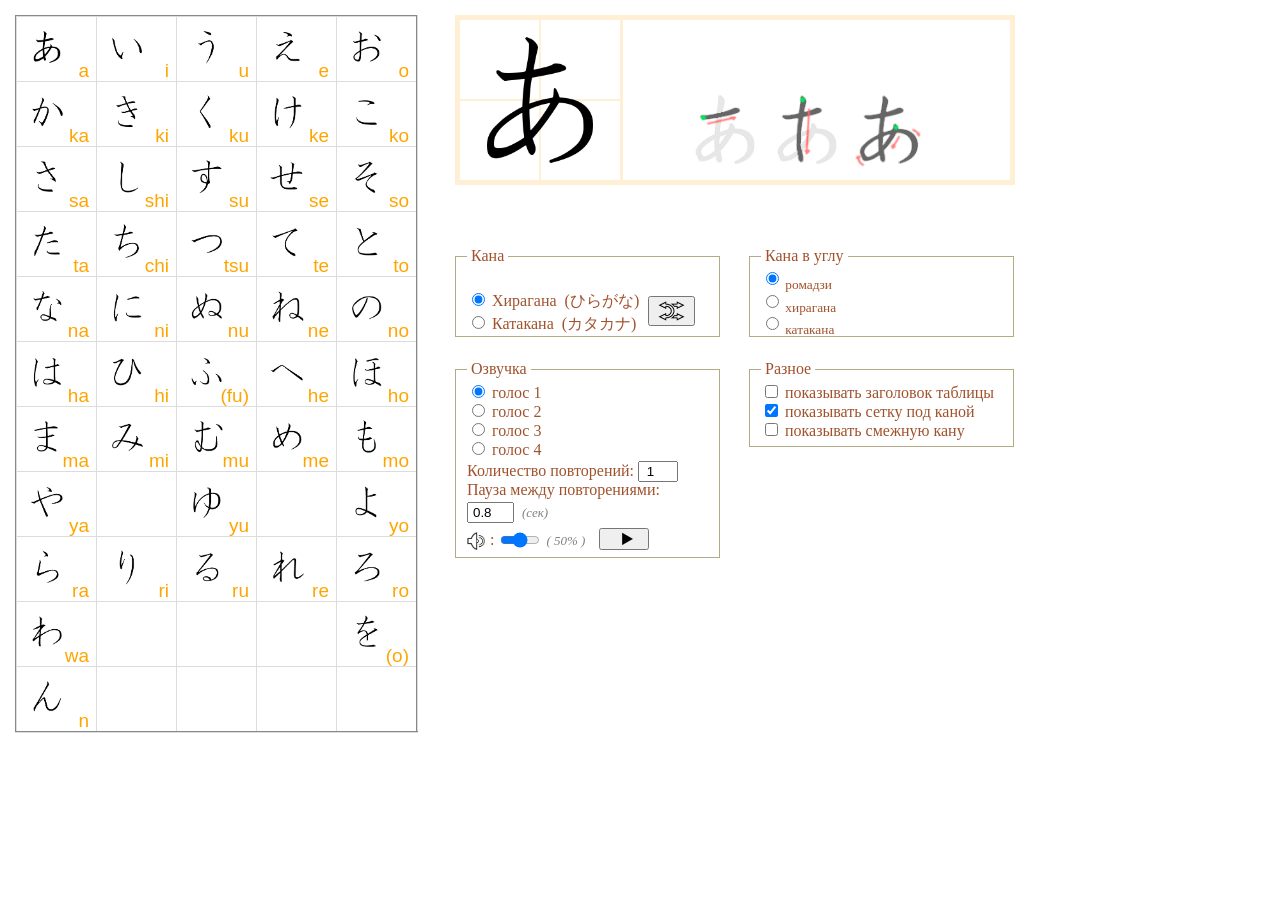
<file: basic/table-basic.html>
<!doctype html>
<html>
<meta charset='utf-8'>
<title>Таблица кан-базовая</title>
<link rel='stylesheet' href='reset.css'>
<link rel='stylesheet' href='table-basic.css'>
<script src='table-basic.js' defer></script>
<body onload='fLoad()' onunload='fUnload()'>

<!-- таблица кан -->
<table>
  <tr>
    <th>&nbsp;</th>
    <th>a</th>
    <th>i</th>
    <th>u</th>
    <th>e</th>
    <th>o</th>
  </tr>
  <tr>
    <th>∅</th>
    <td id='a' onclick='fShowDatails(this)'>
      <div class='cellContainer'>
        <img class='kanaImg' src=''>
        <div class='sylR'>a</div>
        <div class='sylH'>あ</div>
        <div class='sylK'>ア</div>
      </div></td>
    <td id='i' onclick='fShowDatails(this)'>
      <div class='cellContainer'>
        <img class='kanaImg' src=''>
        <div class='sylR'>i</div>
        <div class='sylH'>い</div>
        <div class='sylK'>イ</div>
      </div></td>
    <td id='u' onclick='fShowDatails(this)'>
      <div class='cellContainer'>
        <img class='kanaImg' src=''>
        <div class='sylR'>u</div>
        <div class='sylH'>う</div>
        <div class='sylK'>ウ</div>
      </div></td>
    <td id='e' onclick='fShowDatails(this)'>
      <div class='cellContainer'>
        <img class='kanaImg' src=''>
        <div class='sylR'>e</div>
        <div class='sylH'>え</div>
        <div class='sylK'>エ</div>
      </div></td>
    <td id='o' onclick='fShowDatails(this)'>
      <div class='cellContainer'>
        <img class='kanaImg' src=''>
        <div class='sylR'>o</div>
        <div class='sylH'>お</div>
        <div class='sylK'>オ</div>
      </div></td>
  </tr>
  <tr>
    <th>k</th>
    <td id='ka' onclick='fShowDatails(this)'>
      <div class='cellContainer'>
        <img class='kanaImg' src=''>
        <div class='sylR'>ka</div>
        <div class='sylH'>か</div>
        <div class='sylK'>カ</div>
      </div></td>
    <td id='ki' onclick='fShowDatails(this)'>
      <div class='cellContainer'>
        <img class='kanaImg' src=''>
        <div class='sylR'>ki</div>
        <div class='sylH'>き</div>
        <div class='sylK'>キ</div>
      </div></td>
    <td id='ku' onclick='fShowDatails(this)'>
      <div class='cellContainer'>
        <img class='kanaImg' src=''>
        <div class='sylR'>ku</div>
        <div class='sylH'>く</div>
        <div class='sylK'>ク</div>
      </div></td>
    <td id='ke' onclick='fShowDatails(this)'>
      <div class='cellContainer'>
        <img class='kanaImg' src=''>
        <div class='sylR'>ke</div>
        <div class='sylH'>け</div>
        <div class='sylK'>ケ</div>
      </div></td>
    <td id='ko' onclick='fShowDatails(this)'>
      <div class='cellContainer'>
        <img class='kanaImg' src=''>
        <div class='sylR'>ko</div>
        <div class='sylH'>こ</div>
        <div class='sylK'>コ</div>
      </div></td>
  </tr>
  <tr>
    <th>s</th>
    <td id='sa' onclick='fShowDatails(this)'>
      <div class='cellContainer'>
        <img class='kanaImg' src=''>
        <div class='sylR'>sa</div>
        <div class='sylH'>さ</div>
        <div class='sylK'>サ</div>
      </div></td>
    <td id='shi' onclick='fShowDatails(this)'>
      <div class='cellContainer'>
        <img class='kanaImg' src=''>
        <div class='sylR'>shi</div>
        <div class='sylH'>し</div>
        <div class='sylK'>シ</div>
      </div></td>
    <td id='su' onclick='fShowDatails(this)'>
      <div class='cellContainer'>
        <img class='kanaImg' src=''>
        <div class='sylR'>su</div>
        <div class='sylH'>す</div>
        <div class='sylK'>ス</div>
      </div></td>
    <td id='se' onclick='fShowDatails(this)'>
      <div class='cellContainer'>
        <img class='kanaImg' src=''>
        <div class='sylR'>se</div>
        <div class='sylH'>せ</div>
        <div class='sylK'>セ</div>
      </div></td>
    <td id='so' onclick='fShowDatails(this)'>
      <div class='cellContainer'>
        <img class='kanaImg' src=''>
        <div class='sylR'>so</div>
        <div class='sylH'>そ</div>
        <div class='sylK'>ソ</div>
      </div></td>
  </tr>
  <tr>
    <th>t</th>
    <td id='ta' onclick='fShowDatails(this)'>
      <div class='cellContainer'>
        <img class='kanaImg' src=''>
        <div class='sylR'>ta</div>
        <div class='sylH'>た</div>
        <div class='sylK'>タ</div>
      </div></td>
    <td id='chi' onclick='fShowDatails(this)'>
      <div class='cellContainer'>
        <img class='kanaImg' src=''>
        <div class='sylR'>chi</div>
        <div class='sylH'>ち</div>
        <div class='sylK'>チ</div>
      </div></td>
    <td id='tsu' onclick='fShowDatails(this)'>
      <div class='cellContainer'>
        <img class='kanaImg' src=''>
        <div class='sylR'>tsu</div>
        <div class='sylH'>つ</div>
        <div class='sylK'>ツ</div>
      </div></td>
    <td id='te' onclick='fShowDatails(this)'>
      <div class='cellContainer'>
        <img class='kanaImg' src=''>
        <div class='sylR'>te</div>
        <div class='sylH'>て</div>
        <div class='sylK'>テ</div>
      </div></td>
    <td id='to' onclick='fShowDatails(this)'>
      <div class='cellContainer'>
        <img class='kanaImg' src=''>
        <div class='sylR'>to</div>
        <div class='sylH'>と</div>
        <div class='sylK'>ト</div>
      </div></td>
  </tr>
  <tr>
    <th>n</th>
    <td id='na' onclick='fShowDatails(this)'>
      <div class='cellContainer'>
        <img class='kanaImg' src=''>
        <div class='sylR'>na</div>
        <div class='sylH'>な</div>
        <div class='sylK'>ナ</div>
      </div></td>
    <td id='ni' onclick='fShowDatails(this)'>
      <div class='cellContainer'>
        <img class='kanaImg' src=''>
        <div class='sylR'>ni</div>
        <div class='sylH'>に</div>
        <div class='sylK'>ニ</div>
      </div></td>
    <td id='nu' onclick='fShowDatails(this)'>
      <div class='cellContainer'>
        <img class='kanaImg' src=''>
        <div class='sylR'>nu</div>
        <div class='sylH'>ぬ</div>
        <div class='sylK'>ヌ</div>
      </div></td>
    <td id='ne' onclick='fShowDatails(this)'>
      <div class='cellContainer'>
        <img class='kanaImg' src=''>
        <div class='sylR'>ne</div>
        <div class='sylH'>ね</div>
        <div class='sylK'>ネ</div>
      </div></td>
    <td id='no' onclick='fShowDatails(this)'>
      <div class='cellContainer'>
        <img class='kanaImg' src=''>
        <div class='sylR'>no</div>
        <div class='sylH'>の</div>
        <div class='sylK'>ノ</div>
      </div></td>
  </tr>
  <tr>
    <th>h</th>
    <td id='ha' onclick='fShowDatails(this)'>
      <div class='cellContainer'>
        <img class='kanaImg' src=''>
        <div class='sylR'>ha</div>
        <div class='sylH'>は</div>
        <div class='sylK'>ハ</div>
      </div></td>
    <td id='hi' onclick='fShowDatails(this)'>
      <div class='cellContainer'>
        <img class='kanaImg' src=''>
        <div class='sylR'>hi</div>
        <div class='sylH'>ひ</div>
        <div class='sylK'>ヒ</div>
      </div></td>
    <td id='fu' onclick='fShowDatails(this)'>
      <div class='cellContainer'>
        <img class='kanaImg' src=''>
        <div class='sylR'>(fu)</div>
        <div class='sylH'>ふ</div>
        <div class='sylK'>フ</div>
      </div></td>
    <td id='he' onclick='fShowDatails(this)'>
      <div class='cellContainer'>
        <img class='kanaImg' src=''>
        <div class='sylR'>he</div>
        <div class='sylH'>へ</div>
        <div class='sylK'>ヘ</div>
      </div></td>
    <td id='ho' onclick='fShowDatails(this)'>
      <div class='cellContainer'>
        <img class='kanaImg' src=''>
        <div class='sylR'>ho</div>
        <div class='sylH'>ほ</div>
        <div class='sylK'>ホ</div>
      </div></td>
  </tr>
  <tr>
    <th>m</th>
    <td id='ma' onclick='fShowDatails(this)'>
      <div class='cellContainer'>
        <img class='kanaImg' src=''>
        <div class='sylR'>ma</div>
        <div class='sylH'>ま</div>
        <div class='sylK'>マ</div>
      </div></td>
    <td id='mi' onclick='fShowDatails(this)'>
      <div class='cellContainer'>
        <img class='kanaImg' src=''>
        <div class='sylR'>mi</div>
        <div class='sylH'>み</div>
        <div class='sylK'>ミ</div>
      </div></td>
    <td id='mu' onclick='fShowDatails(this)'>
      <div class='cellContainer'>
        <img class='kanaImg' src=''>
        <div class='sylR'>mu</div>
        <div class='sylH'>む</div>
        <div class='sylK'>ム</div>
      </div></td>
    <td id='me' onclick='fShowDatails(this)'>
      <div class='cellContainer'>
        <img class='kanaImg' src=''>
        <div class='sylR'>me</div>
        <div class='sylH'>め</div>
        <div class='sylK'>メ</div>
      </div></td>
    <td id='mo' onclick='fShowDatails(this)'>
      <div class='cellContainer'>
        <img class='kanaImg' src=''>
        <div class='sylR'>mo</div>
        <div class='sylH'>も</div>
        <div class='sylK'>モ</div>
      </div></td>
  </tr>
  <tr>
    <th>y</th>
    <td id='ya' onclick='fShowDatails(this)'>
      <div class='cellContainer'>
        <img class='kanaImg' src=''>
        <div class='sylR'>ya</div>
        <div class='sylH'>や</div>
        <div class='sylK'>ヤ</div>
      </div></td>
    <td onclick='fEmptyCell()'>
      </td>
    <td id='yu' onclick='fShowDatails(this)'>
      <div class='cellContainer'>
        <img class='kanaImg' src=''>
        <div class='sylR'>yu</div>
        <div class='sylH'>ゆ</div>
        <div class='sylK'>ユ</div>
      </div></td>
    <td onclick='fEmptyCell()'>
      </td>
    <td id='yo' onclick='fShowDatails(this)'>
      <div class='cellContainer'>
        <img class='kanaImg' src=''>
        <div class='sylR'>yo</div>
        <div class='sylH'>よ</div>
        <div class='sylK'>ヨ</div>
      </div></td>
  </tr>
  <tr>
    <th>r</th>
    <td id='ra' onclick='fShowDatails(this)'>
      <div class='cellContainer'>
        <img class='kanaImg' src=''>
        <div class='sylR'>ra</div>
        <div class='sylH'>ら</div>
        <div class='sylK'>ラ</div>
      </div></td>
    <td id='ri' onclick='fShowDatails(this)'>
      <div class='cellContainer'>
        <img class='kanaImg' src=''>
        <div class='sylR'>ri</div>
        <div class='sylH'>り</div>
        <div class='sylK'>リ</div>
      </div></td>
    <td id='ru' onclick='fShowDatails(this)'>
      <div class='cellContainer'>
        <img class='kanaImg' src=''>
        <div class='sylR'>ru</div>
        <div class='sylH'>る</div>
        <div class='sylK'>ル</div>
      </div></td>
    <td id='re' onclick='fShowDatails(this)'>
      <div class='cellContainer'>
        <img class='kanaImg' src=''>
        <div class='sylR'>re</div>
        <div class='sylH'>れ</div>
        <div class='sylK'>レ</div>
      </div></td>
    <td id='ro' onclick='fShowDatails(this)'>
      <div class='cellContainer'>
        <img class='kanaImg' src=''>
        <div class='sylR'>ro</div>
        <div class='sylH'>ろ</div>
        <div class='sylK'>ロ</div>
      </div></td>
  </tr>
  <tr>
    <th>w</th>
    <td id='wa' onclick='fShowDatails(this)'>
      <div class='cellContainer'>
        <img class='kanaImg' src=''>
        <div class='sylR'>wa</div>
        <div class='sylH'>わ</div>
        <div class='sylK'>ワ</div>
      </div></td>
    <td onclick='fEmptyCell()'>
      </td>
    <td onclick='fEmptyCell()'>
      </td>
    <td onclick='fEmptyCell()'>
      </td>
    <td id='wo' onclick='fShowDatails(this)'>
      <div class='cellContainer'>
        <img class='kanaImg' src=''>
        <div class='sylR'>(o)</div>
        <div class='sylH'>を</div>
        <div class='sylK'>ヲ</div>
      </div></td>
  </tr>
  <tr>
    <th></th>
    <td id='n' onclick='fShowDatails(this)'>
      <div class='cellContainer'>
        <img class='kanaImg' src=''>
        <div class='sylR'>n</div>
        <div class='sylH'>ん</div>
        <div class='sylK'>ン</div>
      </div></td>
    <td onclick='fEmptyCell()'>
      </td>
    <td onclick='fEmptyCell()'>
      </td>
    <td onclick='fEmptyCell()'>
      </td>
    <td onclick='fEmptyCell()'>
      </td>
  </tr>
</table>

<!-- поле для отображения крупного изображения каны и последовательности её написания -->
<div id='detailContainer' style='display:inline-block;margin-left:37px'>
  <canvas id='dtl1a' width="160" height="160"></canvas>
  <img id='dtl1' src='empty.gif'>
  <img id='dtl2' src='empty.gif'>
  <div><img id='dtl3' src='empty.gif'></div>
</div>

<!-- управляющие переключатели: два левых блока -->
<div style='display:inline-block;margin: 60px 0px 0px 37px'>
  <!-- тип каны, являющийся основным для текущего состояния программы -->
  <fieldset style='height:75px;position:relative;'>
    <legend>&nbsp;Кана&nbsp;</legend>
    <input type='radio' name='kanaType' id='hiragana' value='hiragana' onchange='fChangeKana(this.value)' style='margin-top:24px;'><label for='hiragana'> Хирагана &nbsp;(ひらがな)</label><br>
    <input type='radio' name='kanaType' id='katakana' value='katakana' onchange='fChangeKana(this.value)' style='margin-top:7.3px;'><label for='katakana'> Катакана &nbsp;(カタカナ)</label>
    <button type='button' onclick='fExchangeKanaType()' style="position:absolute;bottom:10px;right:24px;"><img src='exchange-arrow.png' style='height:20px;margin:2px 2px;vertical-align:middle'></button>
  </fieldset>
  
  <!-- настройка озвучки -->
  <fieldset>
    <legend>&nbsp;Озвучка&nbsp;</legend>
    <input type='radio' name='voiceActing' id='rAudio0' value='0' onclick='fChangeVoice(this.value)'><label for='rAudio0'> голос 1</label><br>
    <input type='radio' name='voiceActing' id='rAudio1' value='1' onclick='fChangeVoice(this.value)'><label for='rAudio1'> голос 2</label><br>
    <input type='radio' name='voiceActing' id='rAudio2' value='2' onclick='fChangeVoice(this.value)'><label for='rAudio2'> голос 3</label><br>
    <input type='radio' name='voiceActing' id='rAudio3' value='3' onclick='fChangeVoice(this.value)'><label for='rAudio3'> голос 4</label><br>
      <label for='repeatNumber'>Количество повторений: </label>
    <input type='number' id='repeatNumber' min='0' max='99' value='3' onchange='fChangeRepeat(this.value)'><br>
      <label for='repeatPause'>Пауза между повторениями: </label>
    <input type='number' id='repeatPause' min='0' max='10' step='0.2' value='0.8' onchange='fChangePause(this.value)'>
      <span class='addInf' style='margin-left:4px;'> (сек)</span><br>
      <img src='speaker.png' style='width:18px;height:18px;margin-right:5px;vertical-align:middle'><span>:</span>
    <input type='range' id='vlmRange' min='0' max='1' step='0.1' value='0.2' oninput='fChangeVolume(this.value)' onmouseup='fChangeVolumeMouseUp()' style='width:40px;vertical-align:bottom'>
      <span class='addInf' id='vlmShow'></span>
    <button type='button' id='btnPlay' onclick='fPlayStop()' value='off'><div></div></button>
  </fieldset>
</div>

<!-- управляющие переключатели: два правых блока -->
<div style='display:inline-block;margin: 60px 0 0 25px;vertical-align:top'>
  <!-- что использовать в качестве дополнителной слоговой азбуки (отображается в правом нижнем углу) -->
  <fieldset style='height:75px;'>
    <legend>&nbsp;Кана в углу&nbsp;</legend>
    <input type='radio' name='corner' id='cornerR' value='R' onchange='fChangeCorner(this.value)'><label for='cornerR'><span style='vertical-align:sub;font-size:smaller;'> ромадзи<span></span></label><br>
    <input type='radio' name='corner' id='cornerH' value='H' onchange='fChangeCorner(this.value)'><label for='cornerH'><span style='vertical-align:sub;font-size:smaller;'> хирагана</span></label><br>
    <input type='radio' name='corner' id='cornerK' value='K' onchange='fChangeCorner(this.value)'><label for='cornerK'><span style='vertical-align:sub;font-size:smaller;'> катакана</span></label>
  </fieldset>
  
  <!-- блок флажков дополнительных настроек -->
  <fieldset>
    <legend>&nbsp;Разное&nbsp;</legend>
    <input type='checkbox' name='cbHeadings' id='cbHeadings' onchange='fChangeHeadings()'><label for='cbHeadings'> показывать заголовок таблицы</label><br>
    <input type='checkbox' name='cbGrid' id='cbGrid' onchange='fChangeGrid()'><label for='cbGrid'> показывать сетку под каной</label><br>
    <input type='checkbox' name='cbAdjacent' id='cbAdjacent' onchange='fChangeAdjacent()'><label for='cbAdjacent'> показывать смежную кану</label>
  </fieldset>
</div>

<!-- неотображаемый элемент вывода звука для озвучки нажимаемых кан -->
<audio id='audioPlayer' onended='fAudioEnded()' preload='none'>
  <source id='srcMp3' src='audio-0/a.mp3' type='audio/mpeg'>
  <source id='srcOgg' src='audio-0/a.ogg' type='audio/ogg'>
  ПРЕДУПРЕЖДЕНИЕ: Ваш браузер не поддерживает тег &lt;audio&gt;
</audio>

</body>
</html>
</file>
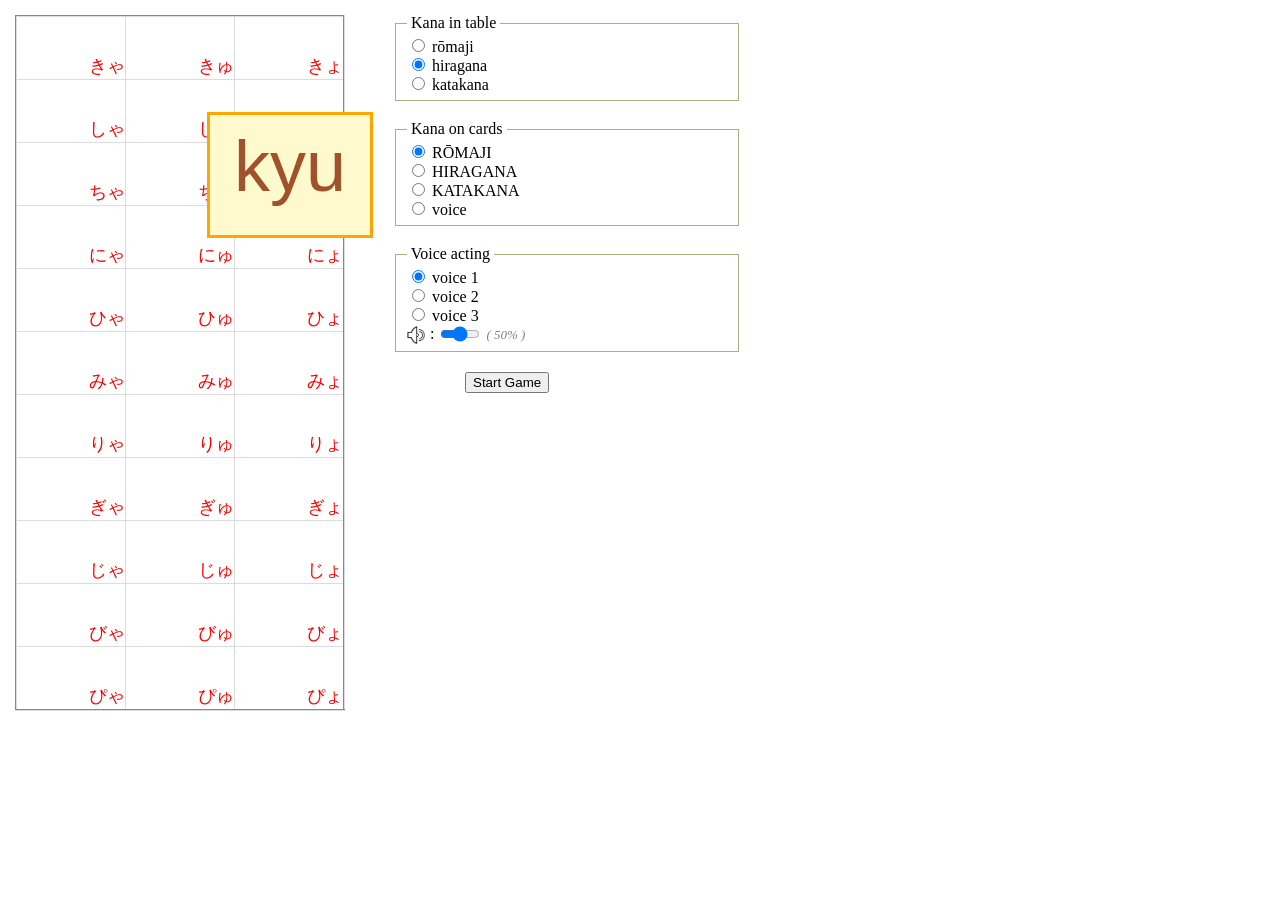
<file: comb/game-comb-eng.html>
<!doctype html>
<html>
<meta charset='utf-8'>
<title>Kana Game -combination</title>
<link rel='stylesheet' href='reset.css'>
<link rel='stylesheet' href='game-comb.css'>
<script src='game-comb-eng.js' defer></script>
<body onload='fLoad()' onunload='fUnload()'>

<table>
  <tr>
    <th>&nbsp;</th>
    <th>ya</th>
    <th>yu</th>
    <th>yo</th>
  </tr>
  <tr>
    <th>k</th>
    <td id='kya' onmouseup='fDragEndCell(this)'>
      <div class='cellContainer'>
        <div class='bigKana'></div>
        <div class='sylR'>kya</div>
        <div class='sylH'>きゃ</div>
        <div class='sylK'>キァ</div>
      </div></td>
    <td id='kyu' onmouseup='fDragEndCell(this)'>
      <div class='cellContainer'>
        <div class='bigKana'></div>
        <div class='sylR'>kyu</div>
        <div class='sylH'>きゅ</div>
        <div class='sylK'>キュ</div>
      </div></td>
    <td id='kyo' onmouseup='fDragEndCell(this)'>
      <div class='cellContainer'>
        <div class='bigKana'></div>
        <div class='sylR'>kyo</div>
        <div class='sylH'>きょ</div>
        <div class='sylK'>キョ</div>
      </div></td>
  </tr>
  <tr>
    <th>s</th>
    <td id='sha' onmouseup='fDragEndCell(this)'>
      <div class='cellContainer'>
        <div class='bigKana'></div>
        <div class='sylR'>sha</div>
        <div class='sylH'>しゃ</div>
        <div class='sylK'>シァ</div>
      </div></td>
    <td id='shu' onmouseup='fDragEndCell(this)'>
      <div class='cellContainer'>
        <div class='bigKana'></div>
        <div class='sylR'>shu</div>
        <div class='sylH'>しゅ</div>
        <div class='sylK'>シュ</div>
      </div></td>
    <td id='sho' onmouseup='fDragEndCell(this)'>
      <div class='cellContainer'>
        <div class='bigKana'></div>
        <div class='sylR'>sho</div>
        <div class='sylH'>しょ</div>
        <div class='sylK'>ショ</div>
      </div></td>
  </tr>
  <tr>
    <th>c</th>
    <td id='cha' onmouseup='fDragEndCell(this)'>
      <div class='cellContainer'>
        <div class='bigKana'></div>
        <div class='sylR'>cha</div>
        <div class='sylH'>ちゃ</div>
        <div class='sylK'>チァ</div>
      </div></td>
    <td id='chu' onmouseup='fDragEndCell(this)'>
      <div class='cellContainer'>
        <div class='bigKana'></div>
        <div class='sylR'>chu</div>
        <div class='sylH'>ちュ</div>
        <div class='sylK'>チゅ</div>
      </div></td>
    <td id='cho' onmouseup='fDragEndCell(this)'>
      <div class='cellContainer'>
        <div class='bigKana'></div>
        <div class='sylR'>cho</div>
        <div class='sylH'>ちょ</div>
        <div class='sylK'>チョ</div>
      </div></td>
  </tr>
  <tr>
    <th>n</th>
    <td id='nya' onmouseup='fDragEndCell(this)'>
      <div class='cellContainer'>
        <div class='bigKana'></div>
        <div class='sylR'>nya</div>
        <div class='sylH'>にゃ</div>
        <div class='sylK'>ニァ</div>
      </div></td>
    <td id='nyu' onmouseup='fDragEndCell(this)'>
      <div class='cellContainer'>
        <div class='bigKana'></div>
        <div class='sylR'>nyu</div>
        <div class='sylH'>にゅ</div>
        <div class='sylK'>ニュ</div>
      </div></td>
    <td id='nyo' onmouseup='fDragEndCell(this)'>
      <div class='cellContainer'>
        <div class='bigKana'></div>
        <div class='sylR'>nyo</div>
        <div class='sylH'>にょ</div>
        <div class='sylK'>ニョ</div>
      </div></td>
  </tr>
  <tr>
    <th>h</th>
    <td id='hya' onmouseup='fDragEndCell(this)'>
      <div class='cellContainer'>
        <div class='bigKana'></div>
        <div class='sylR'>hya</div>
        <div class='sylH'>ひゃ</div>
        <div class='sylK'>ヒァ</div>
      </div></td>
    <td id='hyu' onmouseup='fDragEndCell(this)'>
      <div class='cellContainer'>
        <div class='bigKana'></div>
        <div class='sylR'>hyu</div>
        <div class='sylH'>ひゅ</div>
        <div class='sylK'>ヒュ</div>
      </div></td>
    <td id='hyo' onmouseup='fDragEndCell(this)'>
      <div class='cellContainer'>
        <div class='bigKana'></div>
        <div class='sylR'>hyo</div>
        <div class='sylH'>ひょ</div>
        <div class='sylK'>ヒョ</div>
      </div></td>
  </tr>
  <tr>
    <th>m</th>
    <td id='mya' onmouseup='fDragEndCell(this)'>
      <div class='cellContainer'>
        <div class='bigKana'></div>
        <div class='sylR'>mya</div>
        <div class='sylH'>みゃ</div>
        <div class='sylK'>ミァ</div>
      </div></td>
    <td id='myu' onmouseup='fDragEndCell(this)'>
      <div class='cellContainer'>
        <div class='bigKana'></div>
        <div class='sylR'>myu</div>
        <div class='sylH'>みゅ</div>
        <div class='sylK'>ミュ</div>
      </div></td>
    <td id='myo' onmouseup='fDragEndCell(this)'>
      <div class='cellContainer'>
        <div class='bigKana'></div>
        <div class='sylR'>myo</div>
        <div class='sylH'>みょ</div>
        <div class='sylK'>ミョ</div>
      </div></td>
  </tr>
  <tr>
    <th>r</th>
    <td id='rya' onmouseup='fDragEndCell(this)'>
      <div class='cellContainer'>
        <div class='bigKana'></div>
        <div class='sylR'>rya</div>
        <div class='sylH'>りゃ</div>
        <div class='sylK'>リァ</div>
      </div></td>
    <td id='ryu' onmouseup='fDragEndCell(this)'>
      <div class='cellContainer'>
        <div class='bigKana'></div>
        <div class='sylR'>ryu</div>
        <div class='sylH'>りゅ</div>
        <div class='sylK'>リュ</div>
      </div></td>
    <td id='ryo' onmouseup='fDragEndCell(this)'>
      <div class='cellContainer'>
        <div class='bigKana'></div>
        <div class='sylR'>ryo</div>
        <div class='sylH'>りょ</div>
        <div class='sylK'>リョ</div>
      </div></td>
  </tr>
  <tr>
    <th>g</th>
    <td id='gya' onmouseup='fDragEndCell(this)'>
      <div class='cellContainer'>
        <div class='bigKana'></div>
        <div class='sylR'>gya</div>
        <div class='sylH'>ぎゃ</div>
        <div class='sylK'>ギァ</div>
      </div></td>
    <td id='gyu' onmouseup='fDragEndCell(this)'>
      <div class='cellContainer'>
        <div class='bigKana'></div>
        <div class='sylR'>gyu</div>
        <div class='sylH'>ぎゅ</div>
        <div class='sylK'>ギュ</div>
      </div></td>
    <td id='gyo' onmouseup='fDragEndCell(this)'>
      <div class='cellContainer'>
        <div class='bigKana'></div>
        <div class='sylR'>gyo</div>
        <div class='sylH'>ぎょ</div>
        <div class='sylK'>ギョ</div>
      </div></td>
  </tr>
  <tr>
    <th>j</th>
    <td id='ja' onmouseup='fDragEndCell(this)'>
      <div class='cellContainer'>
        <div class='bigKana'></div>
        <div class='sylR'>ja</div>
        <div class='sylH'>じゃ</div>
        <div class='sylK'>ジァ</div>
      </div></td>
    <td id='ju' onmouseup='fDragEndCell(this)'>
      <div class='cellContainer'>
        <div class='bigKana'></div>
        <div class='sylR'>ju</div>
        <div class='sylH'>じゅ</div>
        <div class='sylK'>ジュ</div>
      </div></td>
    <td id='jo' onmouseup='fDragEndCell(this)'>
      <div class='cellContainer'>
        <div class='bigKana'></div>
        <div class='sylR'>jo</div>
        <div class='sylH'>じょ</div>
        <div class='sylK'>ジョ</div>
      </div></td>
  </tr>
  <tr>
    <th>b</th>
    <td id='bya' onmouseup='fDragEndCell(this)'>
      <div class='cellContainer'>
        <div class='bigKana'></div>
        <div class='sylR'>bya</div>
        <div class='sylH'>びゃ</div>
        <div class='sylK'>ビァ</div>
      </div></td>
    <td id='byu' onmouseup='fDragEndCell(this)'>
      <div class='cellContainer'>
        <div class='bigKana'></div>
        <div class='sylR'>byu</div>
        <div class='sylH'>びゅ</div>
        <div class='sylK'>ビュ</div>
      </div></td>
    <td id='byo' onmouseup='fDragEndCell(this)'>
      <div class='cellContainer'>
        <div class='bigKana'></div>
        <div class='sylR'>byo</div>
        <div class='sylH'>びょ</div>
        <div class='sylK'>ビョ</div>
      </div></td>
  </tr>
  <tr>
    <th>p</th>
    <td id='pya' onmouseup='fDragEndCell(this)'>
      <div class='cellContainer'>
        <div class='bigKana'></div>
        <div class='sylR'>pya</div>
        <div class='sylH'>ぴゃ</div>
        <div class='sylK'>ピァ</div>
      </div></td>
    <td id='pyu' onmouseup='fDragEndCell(this)'>
      <div class='cellContainer'>
        <div class='bigKana'></div>
        <div class='sylR'>pyu</div>
        <div class='sylH'>ぴゅ</div>
        <div class='sylK'>ピュ</div>
      </div></td>
    <td id='pyo' onmouseup='fDragEndCell(this)'>
      <div class='cellContainer'>
        <div class='bigKana'></div>
        <div class='sylR'>pyo</div>
        <div class='sylH'>ぴょ</div>
        <div class='sylK'>ピョ</div>
      </div></td>
  </tr>
</table>

<fieldset>
  <legend>&nbsp;Kana in table&nbsp;</legend>
  <input type='radio' name='corner' id='cornerR' value='R' onchange='fChangeCorner(this.value)'><label for='cornerR'> rōmaji</label><br>
  <input type='radio' name='corner' id='cornerH' value='H' onchange='fChangeCorner(this.value)'><label for='cornerH'> hiragana</label><br>
  <input type='radio' name='corner' id='cornerK' value='K' onchange='fChangeCorner(this.value)'><label for='cornerK'> katakana</label>
</fieldset>
<fieldset style='position:relative'>
  <legend>&nbsp;Kana on cards&nbsp;</legend>
  <input type='radio' name='card' id='cardR' value='R' onchange='fChangeCard(this.value)'><label for='cardR'> RŌMAJI</label><br>
  <input type='radio' name='card' id='cardH' value='H' onchange='fChangeCard(this.value)'><label for='cardH'> HIRAGANA</label><br>
  <input type='radio' name='card' id='cardK' value='K' onchange='fChangeCard(this.value)'><label for='cardK'> KATAKANA</label><br>
  <input type='radio' name='card' id='cardS' value='S' onchange='fChangeCard(this.value)'><label for='cardS'> voice</label>
  <div style='position:absolute;top:-25px;right:365px'>
    <div id='testR' class='capR' style='display:none'></div>
    <div id='testH' class='capH' style='display:none'></div>
    <div id='testK' class='capK' style='display:none'></div>
    <div id='testS' class='capS' style='display:none'></div>
  </div>
</fieldset>
<fieldset>
  <legend>&nbsp;Voice acting&nbsp;</legend>
  <!-- <input type='radio' name='voiceActing' id='rAudio-1' value='-1' onclick='fChangeVoice(this.value)'><label for='rAudio-1'> no sound</label><br> -->
  <input type='radio' name='voiceActing' id='rAudio0' value='0' onclick='fChangeVoice(this.value)'><label for='rAudio0'> voice 1</label><br>
  <input type='radio' name='voiceActing' id='rAudio1' value='1' onclick='fChangeVoice(this.value)'><label for='rAudio1'> voice 2</label><br>
  <input type='radio' name='voiceActing' id='rAudio2' value='2' onclick='fChangeVoice(this.value)'><label for='rAudio2'> voice 3</label><br>
    <img src='speaker.png' style='width:18px;height:18px;margin-right:5px;vertical-align:middle'><span>:</span>
  <input type='range' id='vlmRange' min='0' max='1' step='0.1' value='0.2' oninput='fChangeVolume(this.value)' onmouseup='fChangeVolumeMouseUp()' style='width:40px;vertical-align:bottom'>
    <span class='addInf' id='vlmShow'></span>
</fieldset>

<button type='button' id='buttonStart' onclick='fStartGame()' style='display:block; margin:5px 0 5px 450px'>Start Game</button>

<audio id='audioPlayer' style='margin-top:10px' preload='none'>
  <source id='srcMp3' src='audio-0/kya.mp3' type='audio/mpeg'>
  <source id='srcOgg' src='audio-0/kya.ogg' type='audio/ogg'>
  WARNING: Your browser does not support the audio element.
</audio>

<br clear='left'> <!-- don't delete this <br>. Otherwise it will glitch -->

</body>
</html>
</file>
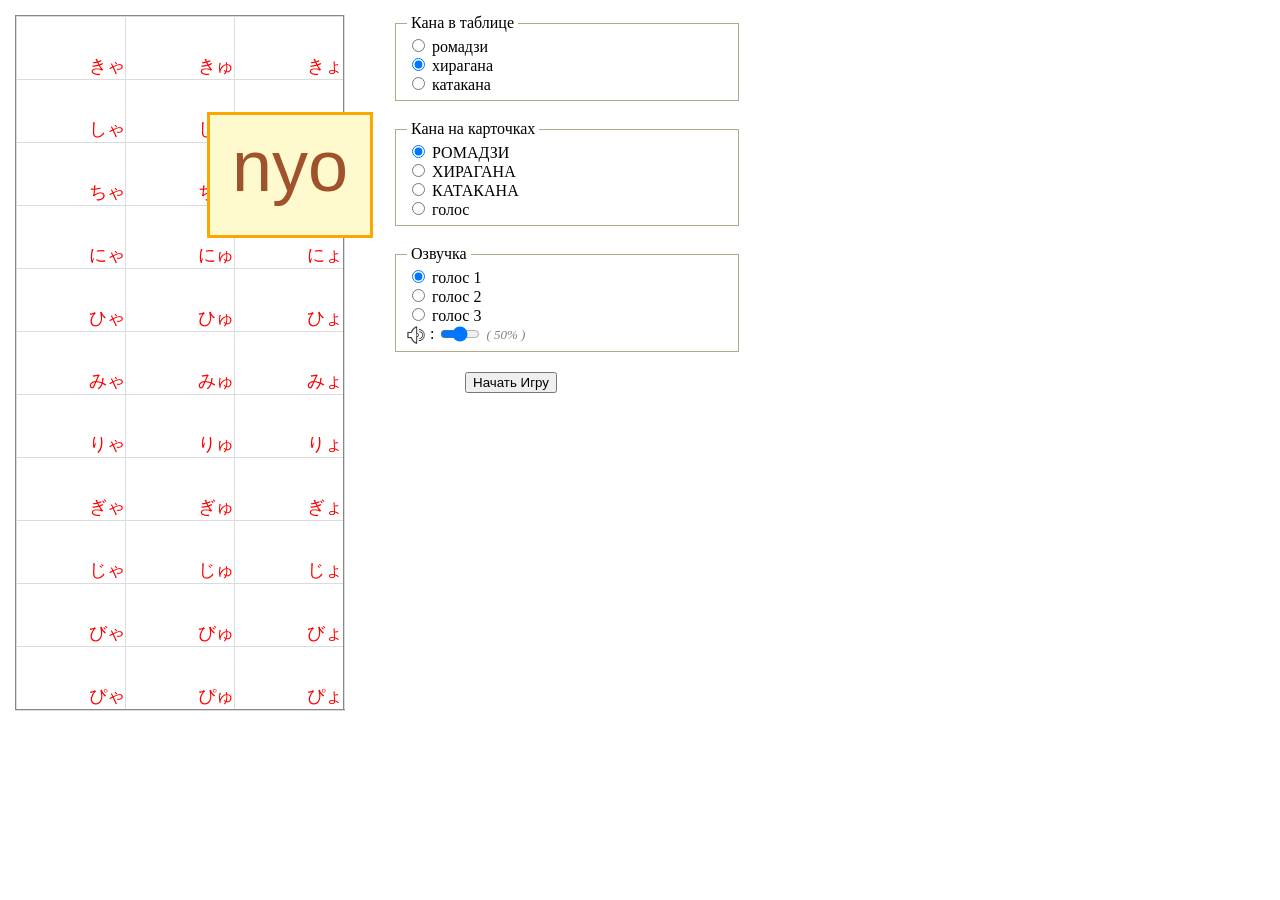
<file: comb/game-comb.html>
<!doctype html>
<html>
<meta charset='utf-8'>
<title>Кана игра-3</title>
<link rel='stylesheet' href='reset.css'>
<link rel='stylesheet' href='game-comb.css'>
<script src='game-comb.js' defer></script>
<body onload='fLoad()' onunload='fUnload()'>

<table>
  <tr>
    <th>&nbsp;</th>
    <th>ya</th>
    <th>yu</th>
    <th>yo</th>
  </tr>
  <tr>
    <th>k</th>
    <td id='kya' onmouseup='fDragEndCell(this)'>
      <div class='cellContainer'>
        <div class='bigKana'></div>
        <div class='sylR'>kya</div>
        <div class='sylH'>きゃ</div>
        <div class='sylK'>キァ</div>
      </div></td>
    <td id='kyu' onmouseup='fDragEndCell(this)'>
      <div class='cellContainer'>
        <div class='bigKana'></div>
        <div class='sylR'>kyu</div>
        <div class='sylH'>きゅ</div>
        <div class='sylK'>キュ</div>
      </div></td>
    <td id='kyo' onmouseup='fDragEndCell(this)'>
      <div class='cellContainer'>
        <div class='bigKana'></div>
        <div class='sylR'>kyo</div>
        <div class='sylH'>きょ</div>
        <div class='sylK'>キョ</div>
      </div></td>
  </tr>
  <tr>
    <th>s</th>
    <td id='sha' onmouseup='fDragEndCell(this)'>
      <div class='cellContainer'>
        <div class='bigKana'></div>
        <div class='sylR'>sha</div>
        <div class='sylH'>しゃ</div>
        <div class='sylK'>シァ</div>
      </div></td>
    <td id='shu' onmouseup='fDragEndCell(this)'>
      <div class='cellContainer'>
        <div class='bigKana'></div>
        <div class='sylR'>shu</div>
        <div class='sylH'>しゅ</div>
        <div class='sylK'>シュ</div>
      </div></td>
    <td id='sho' onmouseup='fDragEndCell(this)'>
      <div class='cellContainer'>
        <div class='bigKana'></div>
        <div class='sylR'>sho</div>
        <div class='sylH'>しょ</div>
        <div class='sylK'>ショ</div>
      </div></td>
  </tr>
  <tr>
    <th>c</th>
    <td id='cha' onmouseup='fDragEndCell(this)'>
      <div class='cellContainer'>
        <div class='bigKana'></div>
        <div class='sylR'>cha</div>
        <div class='sylH'>ちゃ</div>
        <div class='sylK'>チァ</div>
      </div></td>
    <td id='chu' onmouseup='fDragEndCell(this)'>
      <div class='cellContainer'>
        <div class='bigKana'></div>
        <div class='sylR'>chu</div>
        <div class='sylH'>ちュ</div>
        <div class='sylK'>チゅ</div>
      </div></td>
    <td id='cho' onmouseup='fDragEndCell(this)'>
      <div class='cellContainer'>
        <div class='bigKana'></div>
        <div class='sylR'>cho</div>
        <div class='sylH'>ちょ</div>
        <div class='sylK'>チョ</div>
      </div></td>
  </tr>
  <tr>
    <th>n</th>
    <td id='nya' onmouseup='fDragEndCell(this)'>
      <div class='cellContainer'>
        <div class='bigKana'></div>
        <div class='sylR'>nya</div>
        <div class='sylH'>にゃ</div>
        <div class='sylK'>ニァ</div>
      </div></td>
    <td id='nyu' onmouseup='fDragEndCell(this)'>
      <div class='cellContainer'>
        <div class='bigKana'></div>
        <div class='sylR'>nyu</div>
        <div class='sylH'>にゅ</div>
        <div class='sylK'>ニュ</div>
      </div></td>
    <td id='nyo' onmouseup='fDragEndCell(this)'>
      <div class='cellContainer'>
        <div class='bigKana'></div>
        <div class='sylR'>nyo</div>
        <div class='sylH'>にょ</div>
        <div class='sylK'>ニョ</div>
      </div></td>
  </tr>
  <tr>
    <th>h</th>
    <td id='hya' onmouseup='fDragEndCell(this)'>
      <div class='cellContainer'>
        <div class='bigKana'></div>
        <div class='sylR'>hya</div>
        <div class='sylH'>ひゃ</div>
        <div class='sylK'>ヒァ</div>
      </div></td>
    <td id='hyu' onmouseup='fDragEndCell(this)'>
      <div class='cellContainer'>
        <div class='bigKana'></div>
        <div class='sylR'>hyu</div>
        <div class='sylH'>ひゅ</div>
        <div class='sylK'>ヒュ</div>
      </div></td>
    <td id='hyo' onmouseup='fDragEndCell(this)'>
      <div class='cellContainer'>
        <div class='bigKana'></div>
        <div class='sylR'>hyo</div>
        <div class='sylH'>ひょ</div>
        <div class='sylK'>ヒョ</div>
      </div></td>
  </tr>
  <tr>
    <th>m</th>
    <td id='mya' onmouseup='fDragEndCell(this)'>
      <div class='cellContainer'>
        <div class='bigKana'></div>
        <div class='sylR'>mya</div>
        <div class='sylH'>みゃ</div>
        <div class='sylK'>ミァ</div>
      </div></td>
    <td id='myu' onmouseup='fDragEndCell(this)'>
      <div class='cellContainer'>
        <div class='bigKana'></div>
        <div class='sylR'>myu</div>
        <div class='sylH'>みゅ</div>
        <div class='sylK'>ミュ</div>
      </div></td>
    <td id='myo' onmouseup='fDragEndCell(this)'>
      <div class='cellContainer'>
        <div class='bigKana'></div>
        <div class='sylR'>myo</div>
        <div class='sylH'>みょ</div>
        <div class='sylK'>ミョ</div>
      </div></td>
  </tr>
  <tr>
    <th>r</th>
    <td id='rya' onmouseup='fDragEndCell(this)'>
      <div class='cellContainer'>
        <div class='bigKana'></div>
        <div class='sylR'>rya</div>
        <div class='sylH'>りゃ</div>
        <div class='sylK'>リァ</div>
      </div></td>
    <td id='ryu' onmouseup='fDragEndCell(this)'>
      <div class='cellContainer'>
        <div class='bigKana'></div>
        <div class='sylR'>ryu</div>
        <div class='sylH'>りゅ</div>
        <div class='sylK'>リュ</div>
      </div></td>
    <td id='ryo' onmouseup='fDragEndCell(this)'>
      <div class='cellContainer'>
        <div class='bigKana'></div>
        <div class='sylR'>ryo</div>
        <div class='sylH'>りょ</div>
        <div class='sylK'>リョ</div>
      </div></td>
  </tr>
  <tr>
    <th>g</th>
    <td id='gya' onmouseup='fDragEndCell(this)'>
      <div class='cellContainer'>
        <div class='bigKana'></div>
        <div class='sylR'>gya</div>
        <div class='sylH'>ぎゃ</div>
        <div class='sylK'>ギァ</div>
      </div></td>
    <td id='gyu' onmouseup='fDragEndCell(this)'>
      <div class='cellContainer'>
        <div class='bigKana'></div>
        <div class='sylR'>gyu</div>
        <div class='sylH'>ぎゅ</div>
        <div class='sylK'>ギュ</div>
      </div></td>
    <td id='gyo' onmouseup='fDragEndCell(this)'>
      <div class='cellContainer'>
        <div class='bigKana'></div>
        <div class='sylR'>gyo</div>
        <div class='sylH'>ぎょ</div>
        <div class='sylK'>ギョ</div>
      </div></td>
  </tr>
  <tr>
    <th>j</th>
    <td id='ja' onmouseup='fDragEndCell(this)'>
      <div class='cellContainer'>
        <div class='bigKana'></div>
        <div class='sylR'>ja</div>
        <div class='sylH'>じゃ</div>
        <div class='sylK'>ジァ</div>
      </div></td>
    <td id='ju' onmouseup='fDragEndCell(this)'>
      <div class='cellContainer'>
        <div class='bigKana'></div>
        <div class='sylR'>ju</div>
        <div class='sylH'>じゅ</div>
        <div class='sylK'>ジュ</div>
      </div></td>
    <td id='jo' onmouseup='fDragEndCell(this)'>
      <div class='cellContainer'>
        <div class='bigKana'></div>
        <div class='sylR'>jo</div>
        <div class='sylH'>じょ</div>
        <div class='sylK'>ジョ</div>
      </div></td>
  </tr>
  <tr>
    <th>b</th>
    <td id='bya' onmouseup='fDragEndCell(this)'>
      <div class='cellContainer'>
        <div class='bigKana'></div>
        <div class='sylR'>bya</div>
        <div class='sylH'>びゃ</div>
        <div class='sylK'>ビァ</div>
      </div></td>
    <td id='byu' onmouseup='fDragEndCell(this)'>
      <div class='cellContainer'>
        <div class='bigKana'></div>
        <div class='sylR'>byu</div>
        <div class='sylH'>びゅ</div>
        <div class='sylK'>ビュ</div>
      </div></td>
    <td id='byo' onmouseup='fDragEndCell(this)'>
      <div class='cellContainer'>
        <div class='bigKana'></div>
        <div class='sylR'>byo</div>
        <div class='sylH'>びょ</div>
        <div class='sylK'>ビョ</div>
      </div></td>
  </tr>
  <tr>
    <th>p</th>
    <td id='pya' onmouseup='fDragEndCell(this)'>
      <div class='cellContainer'>
        <div class='bigKana'></div>
        <div class='sylR'>pya</div>
        <div class='sylH'>ぴゃ</div>
        <div class='sylK'>ピァ</div>
      </div></td>
    <td id='pyu' onmouseup='fDragEndCell(this)'>
      <div class='cellContainer'>
        <div class='bigKana'></div>
        <div class='sylR'>pyu</div>
        <div class='sylH'>ぴゅ</div>
        <div class='sylK'>ピュ</div>
      </div></td>
    <td id='pyo' onmouseup='fDragEndCell(this)'>
      <div class='cellContainer'>
        <div class='bigKana'></div>
        <div class='sylR'>pyo</div>
        <div class='sylH'>ぴょ</div>
        <div class='sylK'>ピョ</div>
      </div></td>
  </tr>
</table>

<fieldset>
  <legend>&nbsp;Кана в таблице&nbsp;</legend>
  <input type='radio' name='corner' id='cornerR' value='R' onchange='fChangeCorner(this.value)'><label for='cornerR'> ромадзи</label><br>
  <input type='radio' name='corner' id='cornerH' value='H' onchange='fChangeCorner(this.value)'><label for='cornerH'> хирагана</label><br>
  <input type='radio' name='corner' id='cornerK' value='K' onchange='fChangeCorner(this.value)'><label for='cornerK'> катакана</label>
</fieldset>
<fieldset style='position:relative'>
  <legend>&nbsp;Кана на карточках&nbsp;</legend>
  <input type='radio' name='card' id='cardR' value='R' onchange='fChangeCard(this.value)'><label for='cardR'> РОМАДЗИ</label><br>
  <input type='radio' name='card' id='cardH' value='H' onchange='fChangeCard(this.value)'><label for='cardH'> ХИРАГАНА</label><br>
  <input type='radio' name='card' id='cardK' value='K' onchange='fChangeCard(this.value)'><label for='cardK'> КАТАКАНА</label><br>
  <input type='radio' name='card' id='cardS' value='S' onchange='fChangeCard(this.value)'><label for='cardS'> голос</label>
  <div style='position:absolute;top:-25px;right:365px'>
    <div id='testR' class='capR' style='display:none'></div>
    <div id='testH' class='capH' style='display:none'></div>
    <div id='testK' class='capK' style='display:none'></div>
    <div id='testS' class='capS' style='display:none'></div>
  </div>
</fieldset>
<fieldset>
  <legend>&nbsp;Озвучка&nbsp;</legend>
  <!-- <input type='radio' name='voiceActing' id='rAudio-1' value='-1' onclick='fChangeVoice(this.value)'><label for='rAudio-1'> без звука</label><br> -->
  <input type='radio' name='voiceActing' id='rAudio0' value='0' onclick='fChangeVoice(this.value)'><label for='rAudio0'> голос 1</label><br>
  <input type='radio' name='voiceActing' id='rAudio1' value='1' onclick='fChangeVoice(this.value)'><label for='rAudio1'> голос 2</label><br>
  <input type='radio' name='voiceActing' id='rAudio2' value='2' onclick='fChangeVoice(this.value)'><label for='rAudio2'> голос 3</label><br>
    <img src='speaker.png' style='width:18px;height:18px;margin-right:5px;vertical-align:middle'><span>:</span>
  <input type='range' id='vlmRange' min='0' max='1' step='0.1' value='0.2' oninput='fChangeVolume(this.value)' onmouseup='fChangeVolumeMouseUp()' style='width:40px;vertical-align:bottom'>
    <span class='addInf' id='vlmShow'></span>
</fieldset>

<button type='button' id='buttonStart' onclick='fStartGame()' style='display:block; margin:5px 0 5px 450px'>Начать Игру</button>

<audio id='audioPlayer' style='margin-top:10px' preload='none'>
  <source id='srcMp3' src='audio-0/kya.mp3' type='audio/mpeg'>
  <source id='srcOgg' src='audio-0/kya.ogg' type='audio/ogg'>
  ПРЕДУПРЕЖДЕНИЕ: Ваш браузер не поддерживает тег &lt;audio&gt;
</audio>

<br clear='left'> <!-- don't delete this <br>. Otherwise it will glitch -->

</body>
</html>
</file>
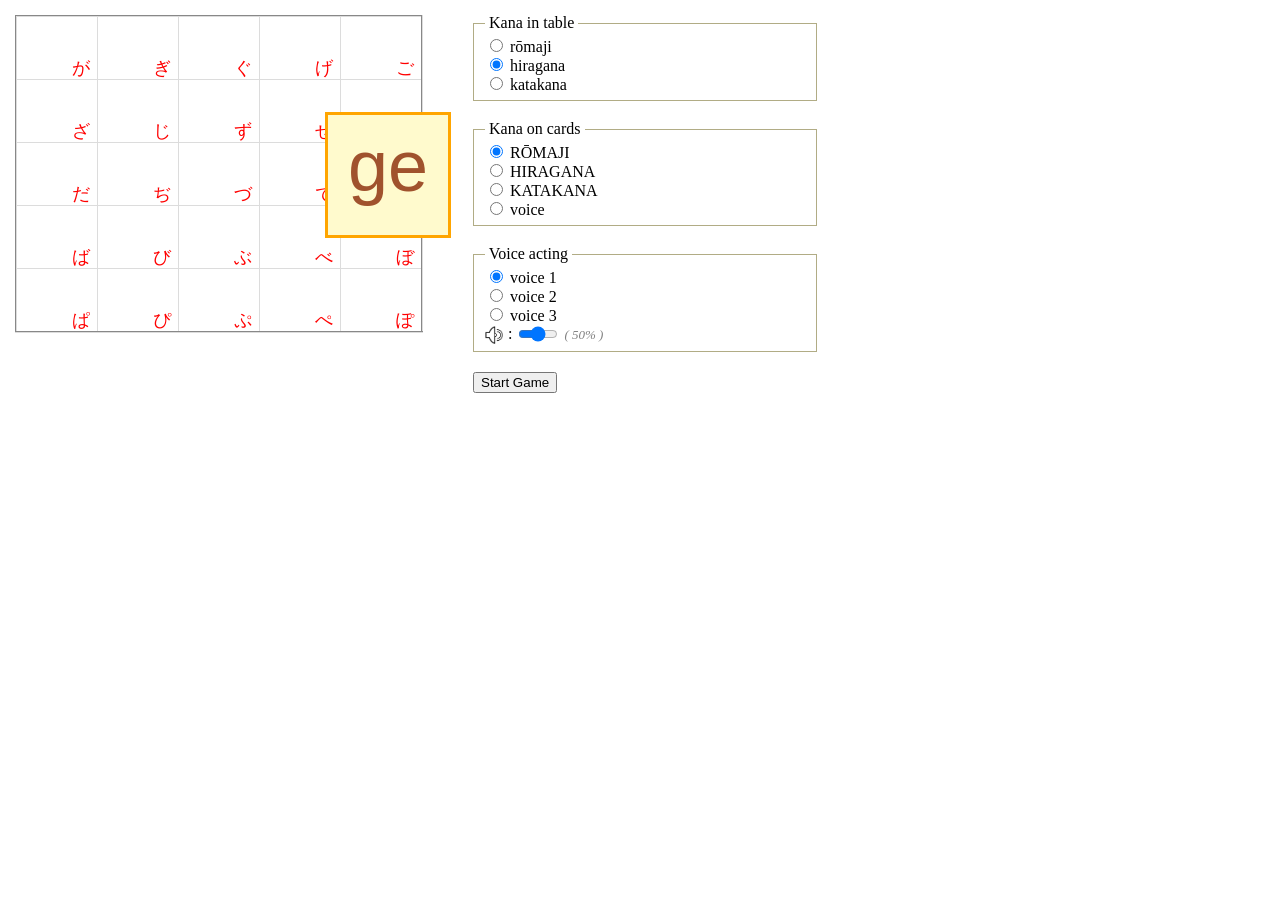
<file: tenten/game-tenten-eng.html>
<!doctype html>
<html>
<meta charset='utf-8'>
<title>Kana Game -tenten</title>
<link rel='stylesheet' href='reset.css'>
<link rel='stylesheet' href='game-tenten.css'>
<script src='game-tenten-eng.js' defer></script>
<body onload='fLoad()' onunload='fUnload()'>

<!-- kana table -->
<table>
  <tr>
    <th>&nbsp;</th>
    <th>a</th>
    <th>i</th>
    <th>u</th>
    <th>e</th>
    <th>o</th>
  </tr>
  <tr>
    <th>g</th>
    <td id='ga' onmouseup='fDragEndCell(this)'>
      <div class='cellContainer'>
        <div class='bigKana'></div>
        <div class='sylR'>ga</div>
        <div class='sylH'>が</div>
        <div class='sylK'>ガ</div>
      </div></td>
    <td id='gi' onmouseup='fDragEndCell(this)'>
      <div class='cellContainer'>
        <div class='bigKana'></div>
        <div class='sylR'>gi</div>
        <div class='sylH'>ぎ</div>
        <div class='sylK'>ギ</div>
      </div></td>
    <td id='gu' onmouseup='fDragEndCell(this)'>
      <div class='cellContainer'>
        <div class='bigKana'></div>
        <div class='sylR'>gu</div>
        <div class='sylH'>ぐ</div>
        <div class='sylK'>グ</div>
      </div></td>
    <td id='ge' onmouseup='fDragEndCell(this)'>
      <div class='cellContainer'>
        <div class='bigKana'></div>
        <div class='sylR'>ge</div>
        <div class='sylH'>げ</div>
        <div class='sylK'>ゲ</div>
      </div></td>
    <td id='go' onmouseup='fDragEndCell(this)'>
      <div class='cellContainer'>
        <div class='bigKana'></div>
        <div class='sylR'>go</div>
        <div class='sylH'>ご</div>
        <div class='sylK'>ゴ</div>
      </div></td>
  </tr>
  <tr>
    <th>z</th>
    <td id='za' onmouseup='fDragEndCell(this)'>
      <div class='cellContainer'>
        <div class='bigKana'></div>
        <div class='sylR'>za</div>
        <div class='sylH'>ざ</div>
        <div class='sylK'>ザ</div>
      </div></td>
    <td id='ji' onmouseup='fDragEndCell(this)'>
      <div class='cellContainer'>
        <div class='bigKana'></div>
        <div class='sylR'>ji</div>
        <div class='sylH'>じ</div>
        <div class='sylK'>ジ</div>
      </div></td>
    <td id='zu' onmouseup='fDragEndCell(this)'>
      <div class='cellContainer'>
        <div class='bigKana'></div>
        <div class='sylR'>zu</div>
        <div class='sylH'>ず</div>
        <div class='sylK'>ズ</div>
      </div></td>
    <td id='ze' onmouseup='fDragEndCell(this)'>
      <div class='cellContainer'>
        <div class='bigKana'></div>
        <div class='sylR'>ze</div>
        <div class='sylH'>ぜ</div>
        <div class='sylK'>ゼ</div>
      </div></td>
    <td id='zo' onmouseup='fDragEndCell(this)'>
      <div class='cellContainer'>
        <div class='bigKana'></div>
        <div class='sylR'>zo</div>
        <div class='sylH'>ぞ</div>
        <div class='sylK'>ゾ</div>
      </div></td>
  </tr>
  <tr>
    <th>d</th>
    <td id='da' onmouseup='fDragEndCell(this)'>
      <div class='cellContainer'>
        <div class='bigKana'></div>
        <div class='sylR'>da</div>
        <div class='sylH'>だ</div>
        <div class='sylK'>ダ</div>
      </div></td>
    <td id='ji2' onmouseup='fDragEndCell(this)'>
      <div class='cellContainer'>
        <div class='bigKana'></div>
        <div class='sylR'>ji*</div>
        <div class='sylH'>ぢ</div>
        <div class='sylK'>ヂ</div>
      </div></td>
    <td id='zu2' onmouseup='fDragEndCell(this)'>
      <div class='cellContainer'>
        <div class='bigKana'></div>
        <div class='sylR'>zu*</div>
        <div class='sylH'>づ</div>
        <div class='sylK'>ヅ</div>
      </div></td>
    <td id='de' onmouseup='fDragEndCell(this)'>
      <div class='cellContainer'>
        <div class='bigKana'></div>
        <div class='sylR'>de</div>
        <div class='sylH'>で</div>
        <div class='sylK'>デ</div>
      </div></td>
    <td id='do' onmouseup='fDragEndCell(this)'>
      <div class='cellContainer'>
        <div class='bigKana'></div>
        <div class='sylR'>do</div>
        <div class='sylH'>ど</div>
        <div class='sylK'>ド</div>
      </div></td>
  </tr>
  <tr>
    <th>b</th>
    <td id='ba' onmouseup='fDragEndCell(this)'>
      <div class='cellContainer'>
        <div class='bigKana'></div>
        <div class='sylR'>ba</div>
        <div class='sylH'>ば</div>
        <div class='sylK'>バ</div>
      </div></td>
    <td id='bi' onmouseup='fDragEndCell(this)'>
      <div class='cellContainer'>
        <div class='bigKana'></div>
        <div class='sylR'>bi</div>
        <div class='sylH'>び</div>
        <div class='sylK'>ビ</div>
      </div></td>
    <td id='bu' onmouseup='fDragEndCell(this)'>
      <div class='cellContainer'>
        <div class='bigKana'></div>
        <div class='sylR'>bu</div>
        <div class='sylH'>ぶ</div>
        <div class='sylK'>ブ</div>
      </div></td>
    <td id='be' onmouseup='fDragEndCell(this)'>
      <div class='cellContainer'>
        <div class='bigKana'></div>
        <div class='sylR'>be</div>
        <div class='sylH'>べ</div>
        <div class='sylK'>ベ</div>
      </div></td>
    <td id='bo' onmouseup='fDragEndCell(this)'>
      <div class='cellContainer'>
        <div class='bigKana'></div>
        <div class='sylR'>bo</div>
        <div class='sylH'>ぼ</div>
        <div class='sylK'>ボ</div>
      </div></td>
  </tr>
  <tr>
    <th>p</th>
    <td id='pa' onmouseup='fDragEndCell(this)'>
      <div class='cellContainer'>
        <div class='bigKana'></div>
        <div class='sylR'>pa</div>
        <div class='sylH'>ぱ</div>
        <div class='sylK'>パ</div>
      </div></td>
    <td id='pi' onmouseup='fDragEndCell(this)'>
      <div class='cellContainer'>
        <div class='bigKana'></div>
        <div class='sylR'>pi</div>
        <div class='sylH'>ぴ</div>
        <div class='sylK'>ピ</div>
      </div></td>
    <td id='pu' onmouseup='fDragEndCell(this)'>
      <div class='cellContainer'>
        <div class='bigKana'></div>
        <div class='sylR'>pu</div>
        <div class='sylH'>ぷ</div>
        <div class='sylK'>プ</div>
      </div></td>
    <td id='pe' onmouseup='fDragEndCell(this)'>
      <div class='cellContainer'>
        <div class='bigKana'></div>
        <div class='sylR'>pe</div>
        <div class='sylH'>ぺ</div>
        <div class='sylK'>ペ</div>
      </div></td>
    <td id='po' onmouseup='fDragEndCell(this)'>
      <div class='cellContainer'>
        <div class='bigKana'></div>
        <div class='sylR'>po</div>
        <div class='sylH'>ぽ</div>
        <div class='sylK'>ポ</div>
      </div></td>
  </tr>
</table>

<!-- control switches -->
<fieldset>
  <legend>&nbsp;Kana in table&nbsp;</legend>
  <input type='radio' name='corner' id='cornerR' value='R' onchange='fChangeCorner(this.value)'><label for='cornerR'> rōmaji</label><br>
  <input type='radio' name='corner' id='cornerH' value='H' onchange='fChangeCorner(this.value)'><label for='cornerH'> hiragana</label><br>
  <input type='radio' name='corner' id='cornerK' value='K' onchange='fChangeCorner(this.value)'><label for='cornerK'> katakana</label>
</fieldset>

<fieldset style='position:relative'>
  <legend>&nbsp;Kana on cards&nbsp;</legend>
  <input type='radio' name='card' id='cardR' value='R' onchange='fChangeCard(this.value)'><label for='cardR'> RŌMAJI</label><br>
  <input type='radio' name='card' id='cardH' value='H' onchange='fChangeCard(this.value)'><label for='cardH'> HIRAGANA</label><br>
  <input type='radio' name='card' id='cardK' value='K' onchange='fChangeCard(this.value)'><label for='cardK'> KATAKANA</label><br>
  <input type='radio' name='card' id='cardS' value='S' onchange='fChangeCard(this.value)'><label for='cardS'> voice</label>
  <div style='position:absolute;top:-25px;right:365px'>       <!-- field for displaying kana example -->
    <div id='testR' class='capR' style='display:none'></div>
    <div id='testH' class='capH' style='display:none'></div>
    <div id='testK' class='capK' style='display:none'></div>
    <div id='testS' class='capS' style='display:none'></div>
  </div>
</fieldset>

<fieldset>
  <legend>&nbsp;Voice acting&nbsp;</legend>
  <!-- <input type='radio' name='voiceActing' id='rAudio-1' value='-1' onclick='fChangeVoice(this.value)'><label for='rAudio-1'> no sound</label><br> -->
  <input type='radio' name='voiceActing' id='rAudio0' value='0' onclick='fChangeVoice(this.value)'><label for='rAudio0'> voice 1</label><br>
  <input type='radio' name='voiceActing' id='rAudio1' value='1' onclick='fChangeVoice(this.value)'><label for='rAudio1'> voice 2</label><br>
  <input type='radio' name='voiceActing' id='rAudio2' value='2' onclick='fChangeVoice(this.value)'><label for='rAudio2'> voice 3</label><br>
    <img src='speaker.png' style='width:18px;height:18px;margin-right:5px;vertical-align:middle'><span>:</span>
  <input type='range' id='vlmRange' min='0' max='1' step='0.1' value='0.2' oninput='fChangeVolume(this.value)' onmouseup='fChangeVolumeMouseUp()' style='width:40px;vertical-align:bottom'>
    <span class='addInf' id='vlmShow'></span>
</fieldset>

<button type='button' id='buttonStart' onclick='fStartGame()' style='display:block; margin:5px 0 5px 450px'>Start Game</button>

<!-- hidden element for ouput of voiceover -->
<audio id='audioPlayer' style='margin-top:10px' preload='none'>
  <source id='srcMp3' src='audio-0/ba.mp3' type='audio/mpeg'>
  <source id='srcOgg' src='audio-0/ba.ogg' type='audio/ogg'>
  WARNING: Your browser does not support the audio element.
</audio>

<br clear='left'> <!-- don't delete this <br>, otherwise there will be glitch -->

</body>
</html>
</file>
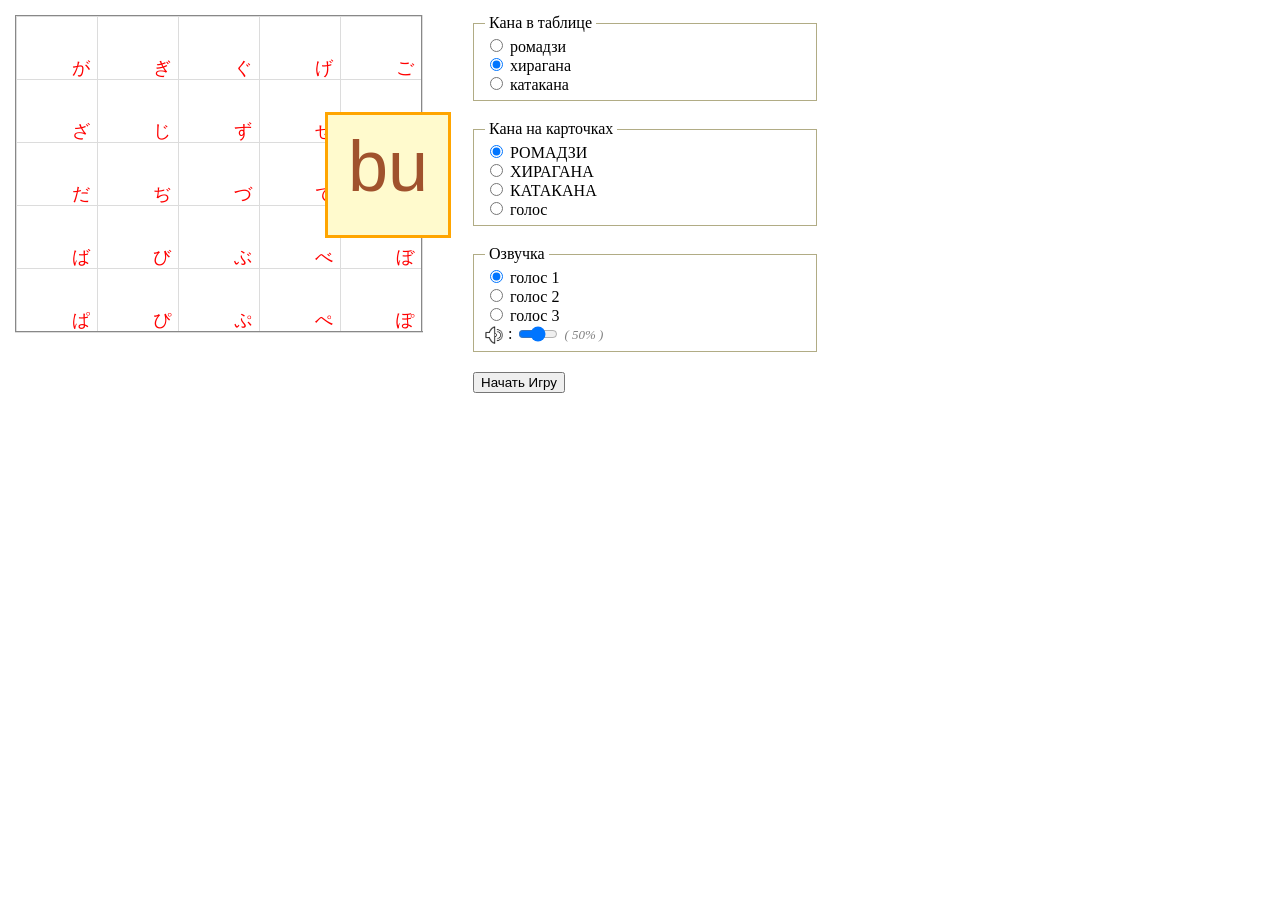
<file: tenten/game-tenten.html>
<!doctype html>
<html>
<meta charset='utf-8'>
<title>Кана игра-дакутэн</title>
<link rel='stylesheet' href='reset.css'>
<link rel='stylesheet' href='game-tenten.css'>
<script src='game-tenten.js' defer></script>
<body onload='fLoad()' onunload='fUnload()'>

<!-- таблица кан -->
<table>
  <tr>
    <th>&nbsp;</th>
    <th>a</th>
    <th>i</th>
    <th>u</th>
    <th>e</th>
    <th>o</th>
  </tr>
  <tr>
    <th>g</th>
    <td id='ga' onmouseup='fDragEndCell(this)'>
      <div class='cellContainer'>
        <div class='bigKana'></div>
        <div class='sylR'>ga</div>
        <div class='sylH'>が</div>
        <div class='sylK'>ガ</div>
      </div></td>
    <td id='gi' onmouseup='fDragEndCell(this)'>
      <div class='cellContainer'>
        <div class='bigKana'></div>
        <div class='sylR'>gi</div>
        <div class='sylH'>ぎ</div>
        <div class='sylK'>ギ</div>
      </div></td>
    <td id='gu' onmouseup='fDragEndCell(this)'>
      <div class='cellContainer'>
        <div class='bigKana'></div>
        <div class='sylR'>gu</div>
        <div class='sylH'>ぐ</div>
        <div class='sylK'>グ</div>
      </div></td>
    <td id='ge' onmouseup='fDragEndCell(this)'>
      <div class='cellContainer'>
        <div class='bigKana'></div>
        <div class='sylR'>ge</div>
        <div class='sylH'>げ</div>
        <div class='sylK'>ゲ</div>
      </div></td>
    <td id='go' onmouseup='fDragEndCell(this)'>
      <div class='cellContainer'>
        <div class='bigKana'></div>
        <div class='sylR'>go</div>
        <div class='sylH'>ご</div>
        <div class='sylK'>ゴ</div>
      </div></td>
  </tr>
  <tr>
    <th>z</th>
    <td id='za' onmouseup='fDragEndCell(this)'>
      <div class='cellContainer'>
        <div class='bigKana'></div>
        <div class='sylR'>za</div>
        <div class='sylH'>ざ</div>
        <div class='sylK'>ザ</div>
      </div></td>
    <td id='ji' onmouseup='fDragEndCell(this)'>
      <div class='cellContainer'>
        <div class='bigKana'></div>
        <div class='sylR'>ji</div>
        <div class='sylH'>じ</div>
        <div class='sylK'>ジ</div>
      </div></td>
    <td id='zu' onmouseup='fDragEndCell(this)'>
      <div class='cellContainer'>
        <div class='bigKana'></div>
        <div class='sylR'>zu</div>
        <div class='sylH'>ず</div>
        <div class='sylK'>ズ</div>
      </div></td>
    <td id='ze' onmouseup='fDragEndCell(this)'>
      <div class='cellContainer'>
        <div class='bigKana'></div>
        <div class='sylR'>ze</div>
        <div class='sylH'>ぜ</div>
        <div class='sylK'>ゼ</div>
      </div></td>
    <td id='zo' onmouseup='fDragEndCell(this)'>
      <div class='cellContainer'>
        <div class='bigKana'></div>
        <div class='sylR'>zo</div>
        <div class='sylH'>ぞ</div>
        <div class='sylK'>ゾ</div>
      </div></td>
  </tr>
  <tr>
    <th>d</th>
    <td id='da' onmouseup='fDragEndCell(this)'>
      <div class='cellContainer'>
        <div class='bigKana'></div>
        <div class='sylR'>da</div>
        <div class='sylH'>だ</div>
        <div class='sylK'>ダ</div>
      </div></td>
    <td id='ji2' onmouseup='fDragEndCell(this)'>
      <div class='cellContainer'>
        <div class='bigKana'></div>
        <div class='sylR'>ji*</div>
        <div class='sylH'>ぢ</div>
        <div class='sylK'>ヂ</div>
      </div></td>
    <td id='zu2' onmouseup='fDragEndCell(this)'>
      <div class='cellContainer'>
        <div class='bigKana'></div>
        <div class='sylR'>zu*</div>
        <div class='sylH'>づ</div>
        <div class='sylK'>ヅ</div>
      </div></td>
    <td id='de' onmouseup='fDragEndCell(this)'>
      <div class='cellContainer'>
        <div class='bigKana'></div>
        <div class='sylR'>de</div>
        <div class='sylH'>で</div>
        <div class='sylK'>デ</div>
      </div></td>
    <td id='do' onmouseup='fDragEndCell(this)'>
      <div class='cellContainer'>
        <div class='bigKana'></div>
        <div class='sylR'>do</div>
        <div class='sylH'>ど</div>
        <div class='sylK'>ド</div>
      </div></td>
  </tr>
  <tr>
    <th>b</th>
    <td id='ba' onmouseup='fDragEndCell(this)'>
      <div class='cellContainer'>
        <div class='bigKana'></div>
        <div class='sylR'>ba</div>
        <div class='sylH'>ば</div>
        <div class='sylK'>バ</div>
      </div></td>
    <td id='bi' onmouseup='fDragEndCell(this)'>
      <div class='cellContainer'>
        <div class='bigKana'></div>
        <div class='sylR'>bi</div>
        <div class='sylH'>び</div>
        <div class='sylK'>ビ</div>
      </div></td>
    <td id='bu' onmouseup='fDragEndCell(this)'>
      <div class='cellContainer'>
        <div class='bigKana'></div>
        <div class='sylR'>bu</div>
        <div class='sylH'>ぶ</div>
        <div class='sylK'>ブ</div>
      </div></td>
    <td id='be' onmouseup='fDragEndCell(this)'>
      <div class='cellContainer'>
        <div class='bigKana'></div>
        <div class='sylR'>be</div>
        <div class='sylH'>べ</div>
        <div class='sylK'>ベ</div>
      </div></td>
    <td id='bo' onmouseup='fDragEndCell(this)'>
      <div class='cellContainer'>
        <div class='bigKana'></div>
        <div class='sylR'>bo</div>
        <div class='sylH'>ぼ</div>
        <div class='sylK'>ボ</div>
      </div></td>
  </tr>
  <tr>
    <th>p</th>
    <td id='pa' onmouseup='fDragEndCell(this)'>
      <div class='cellContainer'>
        <div class='bigKana'></div>
        <div class='sylR'>pa</div>
        <div class='sylH'>ぱ</div>
        <div class='sylK'>パ</div>
      </div></td>
    <td id='pi' onmouseup='fDragEndCell(this)'>
      <div class='cellContainer'>
        <div class='bigKana'></div>
        <div class='sylR'>pi</div>
        <div class='sylH'>ぴ</div>
        <div class='sylK'>ピ</div>
      </div></td>
    <td id='pu' onmouseup='fDragEndCell(this)'>
      <div class='cellContainer'>
        <div class='bigKana'></div>
        <div class='sylR'>pu</div>
        <div class='sylH'>ぷ</div>
        <div class='sylK'>プ</div>
      </div></td>
    <td id='pe' onmouseup='fDragEndCell(this)'>
      <div class='cellContainer'>
        <div class='bigKana'></div>
        <div class='sylR'>pe</div>
        <div class='sylH'>ぺ</div>
        <div class='sylK'>ペ</div>
      </div></td>
    <td id='po' onmouseup='fDragEndCell(this)'>
      <div class='cellContainer'>
        <div class='bigKana'></div>
        <div class='sylR'>po</div>
        <div class='sylH'>ぽ</div>
        <div class='sylK'>ポ</div>
      </div></td>
  </tr>
</table>

<!-- управляющие переключатели -->
<fieldset>
  <legend>&nbsp;Кана в таблице&nbsp;</legend>
  <input type='radio' name='corner' id='cornerR' value='R' onchange='fChangeCorner(this.value)'><label for='cornerR'> ромадзи</label><br>
  <input type='radio' name='corner' id='cornerH' value='H' onchange='fChangeCorner(this.value)'><label for='cornerH'> хирагана</label><br>
  <input type='radio' name='corner' id='cornerK' value='K' onchange='fChangeCorner(this.value)'><label for='cornerK'> катакана</label>
</fieldset>

<fieldset style='position:relative'>
  <legend>&nbsp;Кана на карточках&nbsp;</legend>
  <input type='radio' name='card' id='cardR' value='R' onchange='fChangeCard(this.value)'><label for='cardR'> РОМАДЗИ</label><br>
  <input type='radio' name='card' id='cardH' value='H' onchange='fChangeCard(this.value)'><label for='cardH'> ХИРАГАНА</label><br>
  <input type='radio' name='card' id='cardK' value='K' onchange='fChangeCard(this.value)'><label for='cardK'> КАТАКАНА</label><br>
  <input type='radio' name='card' id='cardS' value='S' onchange='fChangeCard(this.value)'><label for='cardS'> голос</label>
  <div style='position:absolute;top:-25px;right:365px'>       <!-- поле для демонстрации примера каны -->
    <div id='testR' class='capR' style='display:none'></div>
    <div id='testH' class='capH' style='display:none'></div>
    <div id='testK' class='capK' style='display:none'></div>
    <div id='testS' class='capS' style='display:none'></div>
  </div>
</fieldset>

<fieldset>
  <legend>&nbsp;Озвучка&nbsp;</legend>
  <!-- <input type='radio' name='voiceActing' id='rAudio-1' value='-1' onclick='fChangeVoice(this.value)'><label for='rAudio-1'> без звука</label><br> -->
  <input type='radio' name='voiceActing' id='rAudio0' value='0' onclick='fChangeVoice(this.value)'><label for='rAudio0'> голос 1</label><br>
  <input type='radio' name='voiceActing' id='rAudio1' value='1' onclick='fChangeVoice(this.value)'><label for='rAudio1'> голос 2</label><br>
  <input type='radio' name='voiceActing' id='rAudio2' value='2' onclick='fChangeVoice(this.value)'><label for='rAudio2'> голос 3</label><br>
    <img src='speaker.png' style='width:18px;height:18px;margin-right:5px;vertical-align:middle'><span>:</span>
  <input type='range' id='vlmRange' min='0' max='1' step='0.1' value='0.2' oninput='fChangeVolume(this.value)' onmouseup='fChangeVolumeMouseUp()' style='width:40px;vertical-align:bottom'>
    <span class='addInf' id='vlmShow'></span>
</fieldset>

<button type='button' id='buttonStart' onclick='fStartGame()' style='display:block; margin:5px 0 5px 450px'>Начать Игру</button>

<!-- неотображаемый элемент вывода звука -->
<audio id='audioPlayer' style='margin-top:10px' preload='none'>
  <source id='srcMp3' src='audio-0/ba.mp3' type='audio/mpeg'>
  <source id='srcOgg' src='audio-0/ba.ogg' type='audio/ogg'>
  ПРЕДУПРЕЖДЕНИЕ: Ваш браузер не поддерживает тег &lt;audio&gt;
</audio>

<br clear='left'> <!-- don't delete this <br>, otherwise there will be glitch -->

</body>
</html>
</file>
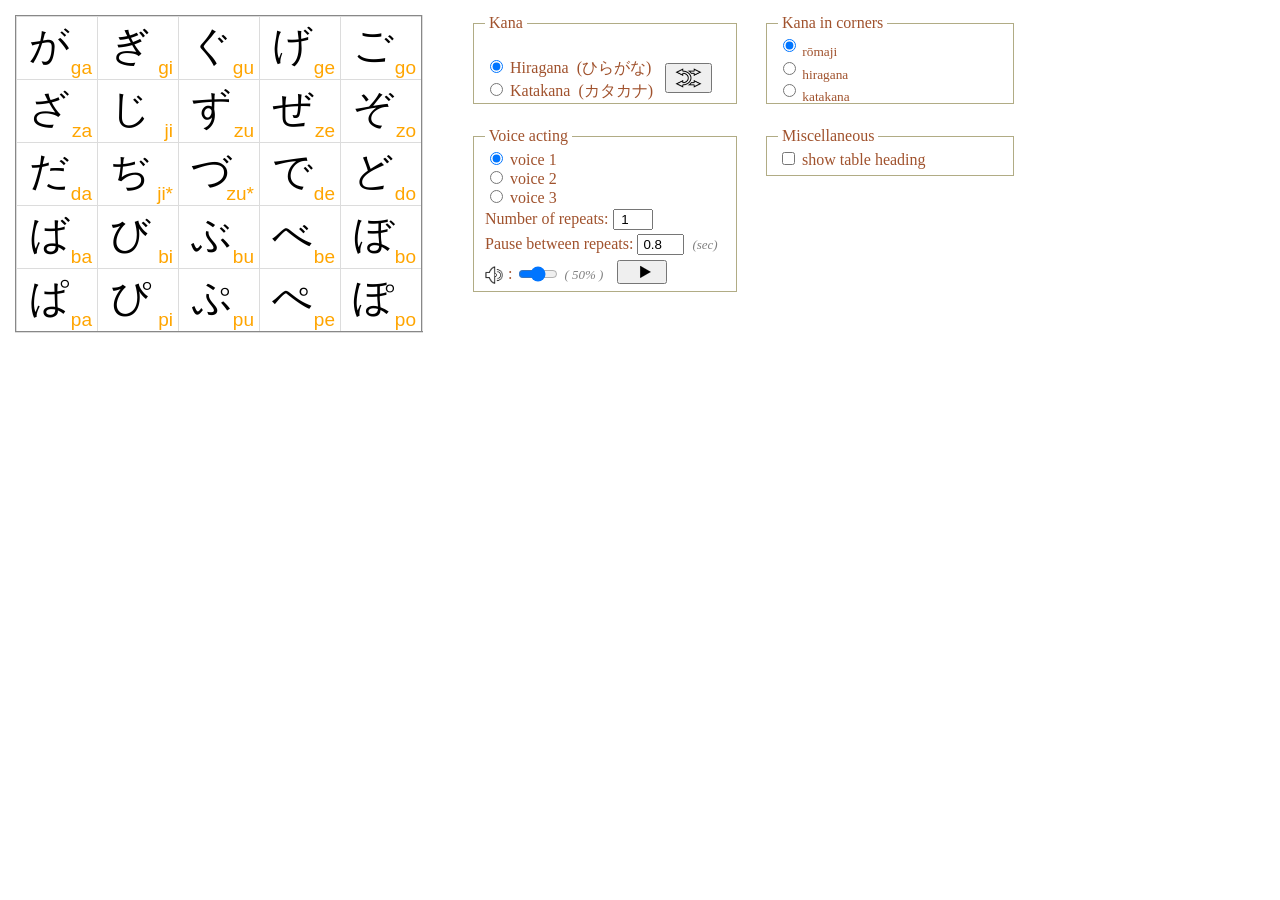
<file: tenten/table-tenten-eng.html>
<!doctype html>
<html>
<meta charset='utf-8'>
<title>Kana Sound Table -tenten</title>
<link rel='stylesheet' href='reset.css'>
<link rel='stylesheet' href='table-tenten.css'>
<script src='table-tenten.js' defer></script>
<body onload='fLoad()' onunload='fUnload()'>

<!-- kana table -->
<table>
  <tr>
    <th>&nbsp;</th>
    <th>a</th>
    <th>i</th>
    <th>u</th>
    <th>e</th>
    <th>o</th>
  </tr>
  <tr>
    <th>g</th>
    <td id='ga' onclick='fShowDatails(this)'>
      <div class='cellContainer'>
        <div class='bigH'>が</div>
        <div class='bigK'>ガ</div>
        <div class='sylR'>ga</div>
        <div class='sylH'>が</div>
        <div class='sylK'>ガ</div>
      </div></td>
    <td id='gi' onclick='fShowDatails(this)'>
      <div class='cellContainer'>
        <div class='bigH'>ぎ</div>
        <div class='bigK'>ギ</div>
        <div class='sylR'>gi</div>
        <div class='sylH'>ぎ</div>
        <div class='sylK'>ギ</div>
      </div></td>
    <td id='gu' onclick='fShowDatails(this)'>
      <div class='cellContainer'>
        <div class='bigH'>ぐ</div>
        <div class='bigK'>グ</div>
        <div class='sylR'>gu</div>
        <div class='sylH'>ぐ</div>
        <div class='sylK'>グ</div>
      </div></td>
    <td id='ge' onclick='fShowDatails(this)'>
      <div class='cellContainer'>
        <div class='bigH'>げ</div>
        <div class='bigK'>ゲ</div>
        <div class='sylR'>ge</div>
        <div class='sylH'>げ</div>
        <div class='sylK'>ゲ</div>
      </div></td>
    <td id='go' onclick='fShowDatails(this)'>
      <div class='cellContainer'>
        <div class='bigH'>ご</div>
        <div class='bigK'>ゴ</div>
        <div class='sylR'>go</div>
        <div class='sylH'>ご</div>
        <div class='sylK'>ゴ</div>
      </div></td>
  </tr>
  <tr>
    <th>z</th>
    <td id='za' onclick='fShowDatails(this)'>
      <div class='cellContainer'>
        <div class='bigH'>ざ</div>
        <div class='bigK'>ザ</div>
        <div class='sylR'>za</div>
        <div class='sylH'>ざ</div>
        <div class='sylK'>ザ</div>
      </div></td>
    <td id='ji' onclick='fShowDatails(this)'>
      <div class='cellContainer'>
        <div class='bigH'>じ</div>
        <div class='bigK'>ジ</div>
        <div class='sylR'>ji</div>
        <div class='sylH'>じ</div>
        <div class='sylK'>ジ</div>
      </div></td>
    <td id='zu' onclick='fShowDatails(this)'>
      <div class='cellContainer'>
        <div class='bigH'>ず</div>
        <div class='bigK'>ズ</div>
        <div class='sylR'>zu</div>
        <div class='sylH'>ず</div>
        <div class='sylK'>ズ</div>
      </div></td>
    <td id='ze' onclick='fShowDatails(this)'>
      <div class='cellContainer'>
        <div class='bigH'>ぜ</div>
        <div class='bigK'>ゼ</div>
        <div class='sylR'>ze</div>
        <div class='sylH'>ぜ</div>
        <div class='sylK'>ゼ</div>
      </div></td>
    <td id='zo' onclick='fShowDatails(this)'>
      <div class='cellContainer'>
        <div class='bigH'>ぞ</div>
        <div class='bigK'>ゾ</div>
        <div class='sylR'>zo</div>
        <div class='sylH'>ぞ</div>
        <div class='sylK'>ゾ</div>
      </div></td>
  </tr>
  <tr>
    <th>d</th>
    <td id='da' onclick='fShowDatails(this)'>
      <div class='cellContainer'>
        <div class='bigH'>だ</div>
        <div class='bigK'>ダ</div>
        <div class='sylR'>da</div>
        <div class='sylH'>だ</div>
        <div class='sylK'>ダ</div>
      </div></td>
    <td id='ji2' onclick='fShowDatails(this)'>
      <div class='cellContainer'>
        <div class='bigH'>ぢ</div>
        <div class='bigK'>ヂ</div>
        <div class='sylR'>ji*</div>
        <div class='sylH'>ぢ</div>
        <div class='sylK'>ヂ</div>
      </div></td>
    <td id='zu2' onclick='fShowDatails(this)'>
      <div class='cellContainer'>
        <div class='bigH'>づ</div>
        <div class='bigK'>ヅ</div>
        <div class='sylR'>zu*</div>
        <div class='sylH'>づ</div>
        <div class='sylK'>ヅ</div>
      </div></td>
    <td id='de' onclick='fShowDatails(this)'>
      <div class='cellContainer'>
        <div class='bigH'>で</div>
        <div class='bigK'>デ</div>
        <div class='sylR'>de</div>
        <div class='sylH'>で</div>
        <div class='sylK'>デ</div>
      </div></td>
    <td id='do' onclick='fShowDatails(this)'>
      <div class='cellContainer'>
        <div class='bigH'>ど</div>
        <div class='bigK'>ド</div>
        <div class='sylR'>do</div>
        <div class='sylH'>ど</div>
        <div class='sylK'>ド</div>
      </div></td>
  </tr>
  <tr>
    <th>b</th>
    <td id='ba' onclick='fShowDatails(this)'>
      <div class='cellContainer'>
        <div class='bigH'>ば</div>
        <div class='bigK'>バ</div>
        <div class='sylR'>ba</div>
        <div class='sylH'>ば</div>
        <div class='sylK'>バ</div>
      </div></td>
    <td id='bi' onclick='fShowDatails(this)'>
      <div class='cellContainer'>
        <div class='bigH'>び</div>
        <div class='bigK'>ビ</div>
        <div class='sylR'>bi</div>
        <div class='sylH'>び</div>
        <div class='sylK'>ビ</div>
      </div></td>
    <td id='bu' onclick='fShowDatails(this)'>
      <div class='cellContainer'>
        <div class='bigH'>ぶ</div>
        <div class='bigK'>ブ</div>
        <div class='sylR'>bu</div>
        <div class='sylH'>ぶ</div>
        <div class='sylK'>ブ</div>
      </div></td>
    <td id='be' onclick='fShowDatails(this)'>
      <div class='cellContainer'>
        <div class='bigH'>べ</div>
        <div class='bigK'>ベ</div>
        <div class='sylR'>be</div>
        <div class='sylH'>べ</div>
        <div class='sylK'>ベ</div>
      </div></td>
    <td id='bo' onclick='fShowDatails(this)'>
      <div class='cellContainer'>
        <div class='bigH'>ぼ</div>
        <div class='bigK'>ボ</div>
        <div class='sylR'>bo</div>
        <div class='sylH'>ぼ</div>
        <div class='sylK'>ボ</div>
      </div></td>
  </tr>
  <tr>
    <th>p</th>
    <td id='pa' onclick='fShowDatails(this)'>
      <div class='cellContainer'>
        <div class='bigH'>ぱ</div>
        <div class='bigK'>パ</div>
        <div class='sylR'>pa</div>
        <div class='sylH'>ぱ</div>
        <div class='sylK'>パ</div>
      </div></td>
    <td id='pi' onclick='fShowDatails(this)'>
      <div class='cellContainer'>
        <div class='bigH'>ぴ</div>
        <div class='bigK'>ピ</div>
        <div class='sylR'>pi</div>
        <div class='sylH'>ぴ</div>
        <div class='sylK'>ピ</div>
      </div></td>
    <td id='pu' onclick='fShowDatails(this)'>
      <div class='cellContainer'>
        <div class='bigH'>ぷ</div>
        <div class='bigK'>プ</div>
        <div class='sylR'>pu</div>
        <div class='sylH'>ぷ</div>
        <div class='sylK'>プ</div>
      </div></td>
    <td id='pe' onclick='fShowDatails(this)'>
      <div class='cellContainer'>
        <div class='bigH'>ぺ</div>
        <div class='bigK'>ペ</div>
        <div class='sylR'>pe</div>
        <div class='sylH'>ぺ</div>
        <div class='sylK'>ペ</div>
      </div></td>
    <td id='po' onclick='fShowDatails(this)'>
      <div class='cellContainer'>
        <div class='bigH'>ぽ</div>
        <div class='bigK'>ポ</div>
        <div class='sylR'>po</div>
        <div class='sylH'>ぽ</div>
        <div class='sylK'>ポ</div>
      </div></td>
  </tr>
</table>

<!-- control switches: two left blocks -->
<div style='display:inline-block;margin: 0 0 0 50px'>
  <!-- type of kana that is major for current state of app -->
  <fieldset style='height:75px;position:relative;'>
    <legend>&nbsp;Kana&nbsp;</legend>
    <input type='radio' name='kanaType' id='radioH' value='H' onchange='fChangeBigKana(this.value)' style='margin-top:24px;'><label for='radioH'> Hiragana &nbsp;(ひらがな)</label><br>
    <input type='radio' name='kanaType' id='radioK' value='K' onchange='fChangeBigKana(this.value)' style='margin-top:7.3px;'><label for='radioK'> Katakana &nbsp;(カタカナ)</label>
    <button type='button' onclick='fExchangeKanaType()' style="position:absolute;bottom:10px;right:24px;"><img src='exchange-arrow.png' style='height:20px;margin:2px 2px;vertical-align:middle'></button>
  </fieldset>
  
  <!-- control of voice -->
  <fieldset>
    <legend>&nbsp;Voice acting&nbsp;</legend>
    <input type='radio' name='voiceActing' id='rAudio0' value='0' onclick='fChangeVoice(this.value)'><label for='rAudio0'> voice 1</label><br>
    <input type='radio' name='voiceActing' id='rAudio1' value='1' onclick='fChangeVoice(this.value)'><label for='rAudio1'> voice 2</label><br>
    <input type='radio' name='voiceActing' id='rAudio2' value='2' onclick='fChangeVoice(this.value)'><label for='rAudio2'> voice 3</label><br>
      <label for='repeatNumber'>Number of repeats: </label>
    <input type='number' id='repeatNumber' min='0' max='99' value='3' onchange='fChangeRepeat(this.value)'><br>
      <label for='repeatPause'>Pause between repeats: </label>
    <input type='number' id='repeatPause' min='0' max='10' step='0.2' value='0.8' onchange='fChangePause(this.value)'>
      <span class='addInf' style='margin-left:4px;'> (sec)</span><br>
      <img src='speaker.png' style='width:18px;height:18px;margin-right:5px;vertical-align:middle'><span>:</span>
  <input type='range' id='vlmRange' min='0' max='1' step='0.1' value='0.2' oninput='fChangeVolume(this.value)' onmouseup='fChangeVolumeMouseUp()' style='width:40px;vertical-align:bottom'>
      <span class='addInf' id='vlmShow'></span>
    <button type='button' id='btnPlay' onclick='fPlayStop()' value='off'><div></div></button>
  </fieldset>
</div>

<!-- control switches: two right blocks -->
<div style='display:inline-block;margin: 0 0 0 25px;vertical-align:top'>
  <!-- what is used as auxiliary phonological units (that are shown in the right botton corner) -->
  <fieldset style='height:75px;width:224px;'>
    <legend>&nbsp;Kana in corners&nbsp;</legend>
    <input type='radio' name='corner' id='cornerR' value='R' onchange='fChangeCorner(this.value)'><label for='cornerR'><span style='vertical-align:sub;font-size:smaller;'> rōmaji<span></span></label><br>
    <input type='radio' name='corner' id='cornerH' value='H' onchange='fChangeCorner(this.value)'><label for='cornerH'><span style='vertical-align:sub;font-size:smaller;'> hiragana</span></label><br>
    <input type='radio' name='corner' id='cornerK' value='K' onchange='fChangeCorner(this.value)'><label for='cornerK'><span style='vertical-align:sub;font-size:smaller;'> katakana</span></label>
  </fieldset>
  
  <!-- block of checkboxes for additional settings -->
  <fieldset style='width:224px;'>
    <legend>&nbsp;Miscellaneous&nbsp;</legend>
    <input type='checkbox' name='cbHeadings' id='cbHeadings' onchange='fChangeHeadings()'><label for='cbHeadings'> show table heading</label>
  </fieldset>
</div>

<!-- hidden element for ouput of voiceover of clicked kana -->
<audio id='audioPlayer' onended='fAudioEnded()' preload='none'>
  <source id='srcMp3' src='audio-0/ba.mp3' type='audio/mpeg'>
  <source id='srcOgg' src='audio-0/ba.ogg' type='audio/ogg'>
  WARNING: Your browser does not support the audio element.
</audio>
</body>
</html>
</file>
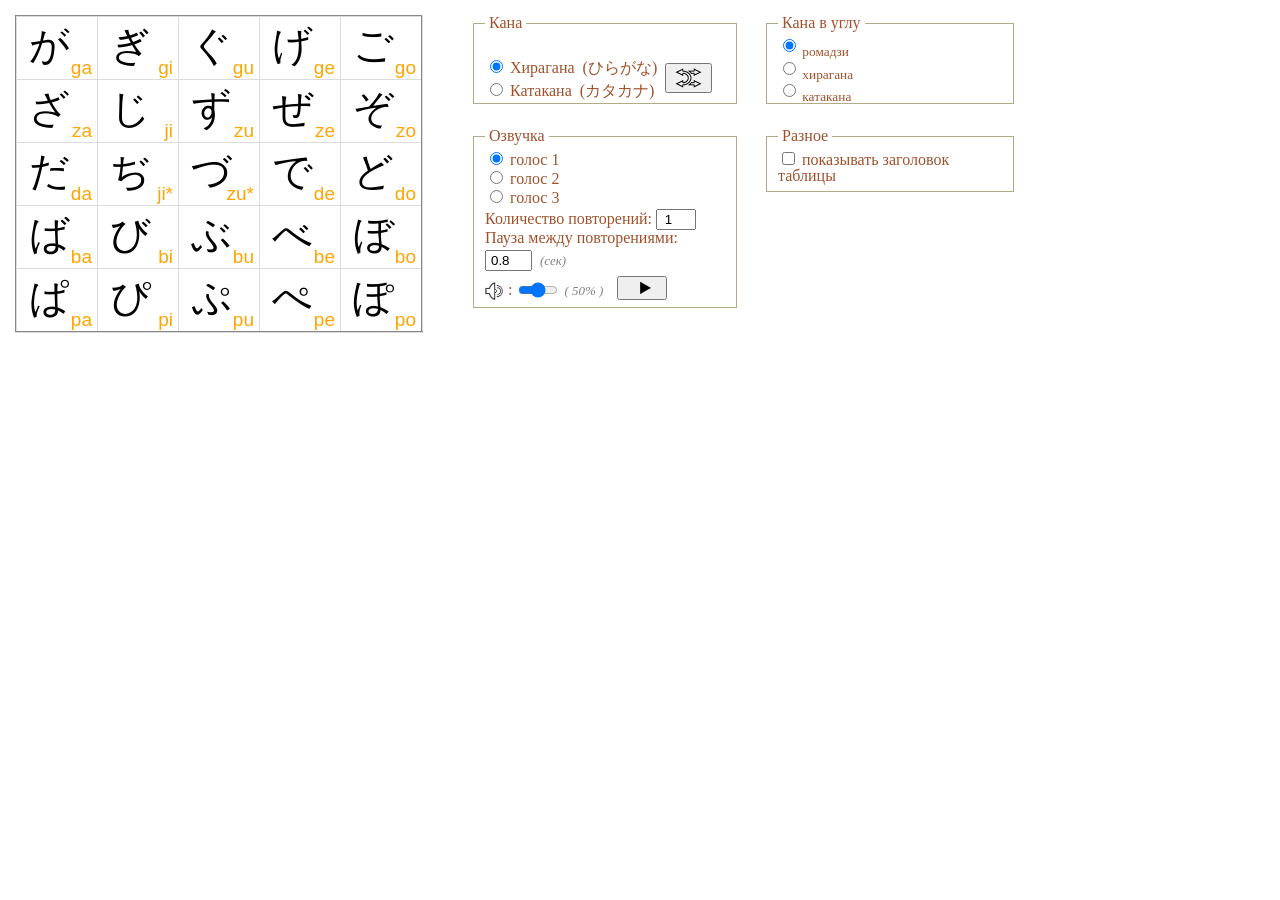
<file: tenten/table-tenten.html>
<!doctype html>
<html>
<meta charset='utf-8'>
<title>Таблица кан-дакутэн</title>
<link rel='stylesheet' href='reset.css'>
<link rel='stylesheet' href='table-tenten.css'>
<script src='table-tenten.js' defer></script>
<body onload='fLoad()' onunload='fUnload()'>

<!-- таблица кан -->
<table>
  <tr>
    <th>&nbsp;</th>
    <th>a</th>
    <th>i</th>
    <th>u</th>
    <th>e</th>
    <th>o</th>
  </tr>
  <tr>
    <th>g</th>
    <td id='ga' onclick='fShowDatails(this)'>
      <div class='cellContainer'>
        <div class='bigH'>が</div>
        <div class='bigK'>ガ</div>
        <div class='sylR'>ga</div>
        <div class='sylH'>が</div>
        <div class='sylK'>ガ</div>
      </div></td>
    <td id='gi' onclick='fShowDatails(this)'>
      <div class='cellContainer'>
        <div class='bigH'>ぎ</div>
        <div class='bigK'>ギ</div>
        <div class='sylR'>gi</div>
        <div class='sylH'>ぎ</div>
        <div class='sylK'>ギ</div>
      </div></td>
    <td id='gu' onclick='fShowDatails(this)'>
      <div class='cellContainer'>
        <div class='bigH'>ぐ</div>
        <div class='bigK'>グ</div>
        <div class='sylR'>gu</div>
        <div class='sylH'>ぐ</div>
        <div class='sylK'>グ</div>
      </div></td>
    <td id='ge' onclick='fShowDatails(this)'>
      <div class='cellContainer'>
        <div class='bigH'>げ</div>
        <div class='bigK'>ゲ</div>
        <div class='sylR'>ge</div>
        <div class='sylH'>げ</div>
        <div class='sylK'>ゲ</div>
      </div></td>
    <td id='go' onclick='fShowDatails(this)'>
      <div class='cellContainer'>
        <div class='bigH'>ご</div>
        <div class='bigK'>ゴ</div>
        <div class='sylR'>go</div>
        <div class='sylH'>ご</div>
        <div class='sylK'>ゴ</div>
      </div></td>
  </tr>
  <tr>
    <th>z</th>
    <td id='za' onclick='fShowDatails(this)'>
      <div class='cellContainer'>
        <div class='bigH'>ざ</div>
        <div class='bigK'>ザ</div>
        <div class='sylR'>za</div>
        <div class='sylH'>ざ</div>
        <div class='sylK'>ザ</div>
      </div></td>
    <td id='ji' onclick='fShowDatails(this)'>
      <div class='cellContainer'>
        <div class='bigH'>じ</div>
        <div class='bigK'>ジ</div>
        <div class='sylR'>ji</div>
        <div class='sylH'>じ</div>
        <div class='sylK'>ジ</div>
      </div></td>
    <td id='zu' onclick='fShowDatails(this)'>
      <div class='cellContainer'>
        <div class='bigH'>ず</div>
        <div class='bigK'>ズ</div>
        <div class='sylR'>zu</div>
        <div class='sylH'>ず</div>
        <div class='sylK'>ズ</div>
      </div></td>
    <td id='ze' onclick='fShowDatails(this)'>
      <div class='cellContainer'>
        <div class='bigH'>ぜ</div>
        <div class='bigK'>ゼ</div>
        <div class='sylR'>ze</div>
        <div class='sylH'>ぜ</div>
        <div class='sylK'>ゼ</div>
      </div></td>
    <td id='zo' onclick='fShowDatails(this)'>
      <div class='cellContainer'>
        <div class='bigH'>ぞ</div>
        <div class='bigK'>ゾ</div>
        <div class='sylR'>zo</div>
        <div class='sylH'>ぞ</div>
        <div class='sylK'>ゾ</div>
      </div></td>
  </tr>
  <tr>
    <th>d</th>
    <td id='da' onclick='fShowDatails(this)'>
      <div class='cellContainer'>
        <div class='bigH'>だ</div>
        <div class='bigK'>ダ</div>
        <div class='sylR'>da</div>
        <div class='sylH'>だ</div>
        <div class='sylK'>ダ</div>
      </div></td>
    <td id='ji2' onclick='fShowDatails(this)'>
      <div class='cellContainer'>
        <div class='bigH'>ぢ</div>
        <div class='bigK'>ヂ</div>
        <div class='sylR'>ji*</div>
        <div class='sylH'>ぢ</div>
        <div class='sylK'>ヂ</div>
      </div></td>
    <td id='zu2' onclick='fShowDatails(this)'>
      <div class='cellContainer'>
        <div class='bigH'>づ</div>
        <div class='bigK'>ヅ</div>
        <div class='sylR'>zu*</div>
        <div class='sylH'>づ</div>
        <div class='sylK'>ヅ</div>
      </div></td>
    <td id='de' onclick='fShowDatails(this)'>
      <div class='cellContainer'>
        <div class='bigH'>で</div>
        <div class='bigK'>デ</div>
        <div class='sylR'>de</div>
        <div class='sylH'>で</div>
        <div class='sylK'>デ</div>
      </div></td>
    <td id='do' onclick='fShowDatails(this)'>
      <div class='cellContainer'>
        <div class='bigH'>ど</div>
        <div class='bigK'>ド</div>
        <div class='sylR'>do</div>
        <div class='sylH'>ど</div>
        <div class='sylK'>ド</div>
      </div></td>
  </tr>
  <tr>
    <th>b</th>
    <td id='ba' onclick='fShowDatails(this)'>
      <div class='cellContainer'>
        <div class='bigH'>ば</div>
        <div class='bigK'>バ</div>
        <div class='sylR'>ba</div>
        <div class='sylH'>ば</div>
        <div class='sylK'>バ</div>
      </div></td>
    <td id='bi' onclick='fShowDatails(this)'>
      <div class='cellContainer'>
        <div class='bigH'>び</div>
        <div class='bigK'>ビ</div>
        <div class='sylR'>bi</div>
        <div class='sylH'>び</div>
        <div class='sylK'>ビ</div>
      </div></td>
    <td id='bu' onclick='fShowDatails(this)'>
      <div class='cellContainer'>
        <div class='bigH'>ぶ</div>
        <div class='bigK'>ブ</div>
        <div class='sylR'>bu</div>
        <div class='sylH'>ぶ</div>
        <div class='sylK'>ブ</div>
      </div></td>
    <td id='be' onclick='fShowDatails(this)'>
      <div class='cellContainer'>
        <div class='bigH'>べ</div>
        <div class='bigK'>ベ</div>
        <div class='sylR'>be</div>
        <div class='sylH'>べ</div>
        <div class='sylK'>ベ</div>
      </div></td>
    <td id='bo' onclick='fShowDatails(this)'>
      <div class='cellContainer'>
        <div class='bigH'>ぼ</div>
        <div class='bigK'>ボ</div>
        <div class='sylR'>bo</div>
        <div class='sylH'>ぼ</div>
        <div class='sylK'>ボ</div>
      </div></td>
  </tr>
  <tr>
    <th>p</th>
    <td id='pa' onclick='fShowDatails(this)'>
      <div class='cellContainer'>
        <div class='bigH'>ぱ</div>
        <div class='bigK'>パ</div>
        <div class='sylR'>pa</div>
        <div class='sylH'>ぱ</div>
        <div class='sylK'>パ</div>
      </div></td>
    <td id='pi' onclick='fShowDatails(this)'>
      <div class='cellContainer'>
        <div class='bigH'>ぴ</div>
        <div class='bigK'>ピ</div>
        <div class='sylR'>pi</div>
        <div class='sylH'>ぴ</div>
        <div class='sylK'>ピ</div>
      </div></td>
    <td id='pu' onclick='fShowDatails(this)'>
      <div class='cellContainer'>
        <div class='bigH'>ぷ</div>
        <div class='bigK'>プ</div>
        <div class='sylR'>pu</div>
        <div class='sylH'>ぷ</div>
        <div class='sylK'>プ</div>
      </div></td>
    <td id='pe' onclick='fShowDatails(this)'>
      <div class='cellContainer'>
        <div class='bigH'>ぺ</div>
        <div class='bigK'>ペ</div>
        <div class='sylR'>pe</div>
        <div class='sylH'>ぺ</div>
        <div class='sylK'>ペ</div>
      </div></td>
    <td id='po' onclick='fShowDatails(this)'>
      <div class='cellContainer'>
        <div class='bigH'>ぽ</div>
        <div class='bigK'>ポ</div>
        <div class='sylR'>po</div>
        <div class='sylH'>ぽ</div>
        <div class='sylK'>ポ</div>
      </div></td>
  </tr>
</table>

<!-- управляющие переключатели: два левых блока -->
<div style='display:inline-block;margin: 0 0 0 50px'>
  <!-- тип каны, являющийся основным для текущего состояния программы -->
  <fieldset style='height:75px;position:relative;'>
    <legend>&nbsp;Кана&nbsp;</legend>
    <input type='radio' name='kanaType' id='radioH' value='H' onchange='fChangeBigKana(this.value)' style='margin-top:24px;'><label for='radioH'> Хирагана &nbsp;(ひらがな)</label><br>
    <input type='radio' name='kanaType' id='radioK' value='K' onchange='fChangeBigKana(this.value)' style='margin-top:7.3px;'><label for='radioK'> Катакана &nbsp;(カタカナ)</label>
    <button type='button' onclick='fExchangeKanaType()' style="position:absolute;bottom:10px;right:24px;"><img src='exchange-arrow.png' style='height:20px;margin:2px 2px;vertical-align:middle'></button>
  </fieldset>
  
  <!-- настройка озвучки -->
  <fieldset>
    <legend>&nbsp;Озвучка&nbsp;</legend>
    <input type='radio' name='voiceActing' id='rAudio0' value='0' onclick='fChangeVoice(this.value)'><label for='rAudio0'> голос 1</label><br>
    <input type='radio' name='voiceActing' id='rAudio1' value='1' onclick='fChangeVoice(this.value)'><label for='rAudio1'> голос 2</label><br>
    <input type='radio' name='voiceActing' id='rAudio2' value='2' onclick='fChangeVoice(this.value)'><label for='rAudio2'> голос 3</label><br>
      <label for='repeatNumber'>Количество повторений: </label>
    <input type='number' id='repeatNumber' min='0' max='99' value='3' onchange='fChangeRepeat(this.value)'><br>
      <label for='repeatPause'>Пауза между повторениями: </label>
    <input type='number' id='repeatPause' min='0' max='10' step='0.2' value='0.8' onchange='fChangePause(this.value)'>
      <span class='addInf' style='margin-left:4px;'> (сек)</span><br>
      <img src='speaker.png' style='width:18px;height:18px;margin-right:5px;vertical-align:middle'><span>:</span>
  <input type='range' id='vlmRange' min='0' max='1' step='0.1' value='0.2' oninput='fChangeVolume(this.value)' onmouseup='fChangeVolumeMouseUp()' style='width:40px;vertical-align:bottom'>
      <span class='addInf' id='vlmShow'></span>
    <button type='button' id='btnPlay' onclick='fPlayStop()' value='off'><div></div></button>
  </fieldset>
</div>

<!-- управляющие переключатели: два правых блока -->
<div style='display:inline-block;margin: 0 0 0 25px;vertical-align:top'>
  <!-- что использовать в качестве дополнителной слоговой азбуки (отображается в правом нижнем углу) -->
  <fieldset style='height:75px;width:224px;'>
    <legend>&nbsp;Кана в углу&nbsp;</legend>
    <input type='radio' name='corner' id='cornerR' value='R' onchange='fChangeCorner(this.value)'><label for='cornerR'><span style='vertical-align:sub;font-size:smaller;'> ромадзи<span></span></label><br>
    <input type='radio' name='corner' id='cornerH' value='H' onchange='fChangeCorner(this.value)'><label for='cornerH'><span style='vertical-align:sub;font-size:smaller;'> хирагана</span></label><br>
    <input type='radio' name='corner' id='cornerK' value='K' onchange='fChangeCorner(this.value)'><label for='cornerK'><span style='vertical-align:sub;font-size:smaller;'> катакана</span></label>
  </fieldset>
  
  <!-- блок флажков дополнительных настроек -->
  <fieldset style='width:224px;'>
    <legend>&nbsp;Разное&nbsp;</legend>
    <input type='checkbox' name='cbHeadings' id='cbHeadings' onchange='fChangeHeadings()'><label for='cbHeadings'> показывать заголовок таблицы</label>
  </fieldset>
</div>

<!-- неотображаемый элемент вывода звука для озвучки нажимаемых кан -->
<audio id='audioPlayer' onended='fAudioEnded()' preload='none'>
  <source id='srcMp3' src='audio-0/ba.mp3' type='audio/mpeg'>
  <source id='srcOgg' src='audio-0/ba.ogg' type='audio/ogg'>
  ПРЕДУПРЕЖДЕНИЕ: Ваш браузер не поддерживает тег &lt;audio&gt;
</audio>
</body>
</html>
</file>
<file: basic/game-basic.css>
body {
  padding: 15px 0 0 15px;
}

/* -------------------------
/   Table
--------------------------*/
table {
	border: 2px outset gainsboro;
  float: left;
  cursor: default;
  margin: 0 50px 50px 0;
}

th {
  display: none;
	width: 50px;
  padding-bottom: 5px;
	border: 1px solid gainsboro;
  font-weight: normal;
}

td {
	width: 78px;
	border: 1px solid gainsboro;
  position: relative;
}

div.cellContainer {
  height: 50px;
  width: 69px;
  border: 5px solid transparent;
}

div.sylR {
  position: absolute;
  height: 20px;
  bottom: 0px;
  right: 7px;
  font-family: Arial, sans-serif;
  font-size: 19px;
  color: sienna;
  visibility: hidden;
}

div.sylH {
  position: absolute;
  height: 20px;
  bottom: 0px;
  right: 7px;
  color: red;
  font-size: 19px;
  visibility: hidden;
}

div.sylK {
  position: absolute;
  height: 20px;
  bottom: 0px;
  right: 7px;
  color: blue;
  font-size: 19px;
  visibility: hidden;
}

div.bigR {
  padding: 3px 18px 0 4px;
  font-family: Arial, sans-serif;
  font-size: 38px;
  text-align: center;
  color: sienna;
  visibility: hidden;
}

div.bigH {
  padding: 4px 20px 0 2px;
  font-size: 38px;
  text-align: center;
  color: red;
  visibility: hidden;
}

div.bigK {
  padding: 4px 18px 0 4px;
  font-size: 38px;
  text-align: center;
  color: blue;
  visibility: hidden;
}

/* -------------------------
/   Controls
--------------------------*/
fieldset {
  margin: 0 0 20px 0;
  width: 320px;
  padding: 5px 11px 7px;
  border: 1px groove #b1ac85;
}

span.addInf {
  font-size:small;
  font-style:italic;
  color:grey;
}

/* -------------------------
/   Cards
--------------------------*/
div.capR {          /* cap - Card Arrearance */
  width: 120px;
  height: 100px;
  background-color: #FFFACD;  /*lemonchiffon;*/
  font-family: Arial, sans-serif;
  font-size: 72px;
  color: sienna;
  text-align: center;
  padding-top: 20px;
  border: 3px solid orange;
  cursor: default;
}

img.capH {
  width: 160px;
  height: 160px;
  background-color: #FFFF66;
  border: 3px solid red;
}

img.capK {
  width: 160px;
  height: 160px;
  background-color: #FFFFF0; /*ivory*/
  border: 3px solid blue;
}

div.capS {
  width: 100px;
  height: 100px;
  background-color: mediumpurple;
  border: 3px solid purple;
}
</file>
<file: basic/table-basic.css>
body {
  width: 1052px;
  color: sienna;
  padding: 15px 0 0 15px;
}

/* -------------------------
/   Table
--------------------------*/
table {
	border: 2px outset gainsboro;
  float: left;
  cursor: default;
}

th {
  display: none;
	width: 50px;
  padding-bottom: 5px;
	border: 1px solid gainsboro;
  font-weight: normal;
}

td {
	width: 78px;
	border: 1px solid gainsboro;
  position: relative;
}

div.cellContainer {
  height: 54px;
  width: 69px;
  border: 5px solid transparent;
}

img.kanaImg {
  height: 40px;
  width: 40px;
  margin: 5px;
}

div.sylR {
  position: absolute;
  height: 20px;
  bottom: 0px;
  right: 7px;
  font-family: Arial, sans-serif;
  font-size: 19px;
  color: orange;
  visibility: hidden;
}

div.sylH {
  position: absolute;
  height: 20px;
  bottom: 0px;
  right: 7px;
  color: red;
  font-size: 19px;
  visibility: hidden;
}

div.sylK {
  position: absolute;
  height: 20px;
  bottom: 0px;
  right: 7px;
  color: blue;
  font-size: 19px;
  visibility: hidden;
}

/* -------------------------
/   Detailed Kana
--------------------------*/
div#detailContainer {
  position: relative;
  width: 550px;
  height: 160px;
  border: solid 5px papayawhip;
}

img#dtl1 {
  position: absolute;
  top: -3px;
  left: -3px;
  height: 160px;
  width: 160px;
  border: 3px solid papayawhip;
}

canvas#dtl1a {
  position: absolute;
  top: 0px;
  left: 0px;
}

img#dtl2 {
  position: absolute;
  bottom: 10px;
  left: 225px;
  max-height: 80px;
}

img#dtl2+div {
  position: absolute;
  left: 140px;
  top: 140px;
  height: 40px;
  width: 40px;
  background-color: whitesmoke;
  border: solid 5px papayawhip;
}

img#dtl3 {
  height: 40px;
  width: 40px;
  opacity: 0.25;
}

/* -------------------------
/   Controls
--------------------------*/
fieldset {
  width: 241px;
  margin: 0 0 24px 0;
  padding: 5px 11px 7px;
  border: 1px groove #b1ac85;
}

span.addInf {
  font-size:small;
  font-style:italic;
  color:grey;
}

input#repeatNumber {
  width:32px;
  text-align:center;
  margin-top: 3px;
}

input#repeatPause {
  width:37px;
  padding-left:4px;
  margin-top: 4px;
}

label#labelVolume>img {
  width:18px;
  height:18px;
  margin-right:5px;
}

input#vlmRange {
  width:40px;
}

button#btnPlay {
  width: 50px;
  padding: 0;
  margin: 5px 0 0 10px;
  vertical-align: bottom;
}

button#btnPlay>div {
  width: 22px;
  height: 18px;
  margin: 0 auto;
  padding: 0;
  background-image: url('player-icons.png');
  background-repeat: no-repeat;
  background-position: right 0;
}
</file>
<file: comb/game-comb.css>
body {
  padding: 15px 0 0 15px;
}

/* -------------------------
/   Table
--------------------------*/
table {
	border: 2px outset gainsboro;
  float: left;
  cursor: default;
  margin: 0 50px 50px 0;
}

th {
  display: none;
	width: 50px;
  padding-bottom: 5px;
	border: 1px solid gainsboro;
  font-weight: normal;
}

td {
	width: 106px;
	border: 1px solid gainsboro;
  position: relative;
}

div.cellContainer {
  height: 52px;
  width: 98px;
  margin: 0;
  padding: 0;
  border: 5px solid transparent;
}

div.bigR {
  height: 30px;
  width: 50px;
  padding: 2px 18px 0 4px;
  font-family: Arial, sans-serif;
  font-size: 38px;
  text-align: center;
  color: sienna;
  visibility: hidden;
}

div.bigH {
  height: 30px;
  width: 74px;
  margin: 3px 0 0 0px;
  text-align: center;
  font-family: Arial, sans-serif;
  font-size: 28px;
  color: black;
  visibility: hidden;
}

div.bigH::first-letter {
  font-size: 35px;
}

div.bigK {
  height: 30px;
  width: 74px;
  margin: 3px 0 0 0px;
  text-align: center;
  font-family: Arial, sans-serif;
  font-size: 28px;
  color: darkblue;
  visibility: hidden;
}

div.bigK::first-letter {
  font-size: 35px;
}

div.sylR {
  position: absolute;
  height: 20px;
  bottom: 1px;
  right: 5px;
  font-family: Arial, sans-serif;
  font-size: 18px;
  color: sienna;
  visibility: hidden;
}

div.sylH {
  position: absolute;
  height: 21px;
  bottom: 1px;
  right: 0px;
  color: red;
  font-size: 18px;
  visibility: hidden;
}
/*
div.sylH::first-letter {
  font-size: 22px;
}
*/
div.sylK {
  position: absolute;
  height: 21px;
  bottom: 1px;
  right: 0px;
  color: blue;
  font-size: 18px;
  visibility: hidden;
}
/*
div.sylK::first-letter {
  font-size: 22px;
}
*/

/* -------------------------
/   Controls
--------------------------*/
fieldset {
  width: 320px;
  margin: 0 0 20px 0;
  padding: 5px 11px 7px;
  border: 1px groove #b1ac85;
}

span.addInf {
  font-size:small;
  font-style:italic;
  color:grey;
}

/* -------------------------
/   Cards
--------------------------*/
div.capR {          /* cap - Card Arrearance */
  width: 160px;
  height: 105px;
  background-color: #FFFACD;  /*lemonchiffon;*/
  font-family: Arial, sans-serif;
  font-size: 72px;
  color: sienna;
  text-align: center;
  padding-top: 15px;
  border: 3px solid orange;
  cursor: default;
}

div.capH {
  width: 160px;
  height: 95px;
  background-color: #FFFF66;
  font-family: Arial, sans-serif;
  font-size: 54px;
  color: black;
  text-align: center;
  padding-top: 25px;
  border: 3px solid red;
  cursor: default;
}

div.capH::first-letter {
  font-size: 72px;
}

div.capK {
  width: 160px;
  height: 95px;
  background-color: #FFFFF0; /*ivory*/
  font-family: Arial, sans-serif;
  font-size: 54px;
  color: darkblue;
  text-align: center;
  padding-top: 25px;
  border: 3px solid blue;
  cursor: default;
}

div.capK::first-letter {
  font-size: 72px;
}

div.capS {
  width: 100px;
  height: 100px;
  background-color: mediumpurple;
  border: 3px solid purple;
}
</file>
<file: tenten/game-tenten.css>
body {
  padding: 15px 0 0 15px;
}

/* -------------------------
/   Table
--------------------------*/
table {
	border: 2px outset gainsboro;
  float: left;
  cursor: default;
  margin: 0 50px 300px 0;
}

th {
  display: none;
	width: 50px;
  padding-bottom: 5px;
	border: 1px solid gainsboro;
  font-weight: normal;
}

td {
	width: 78px;
	border: 1px solid gainsboro;
  position: relative;
}

div.cellContainer {
  height: 52px;
  width: 70px;
  border: 5px solid transparent;
}

div.sylR {
  position: absolute;
  height: 20px;
  bottom: 1px;
  right: 5px;
  font-family: Arial, sans-serif;
  font-size: 18px;
  color: sienna;
  visibility: hidden;
}

div.sylH {
  position: absolute;
  height: 20px;
  bottom: 0px;
  right: 7px;
  color: red;
  font-size: 18px;
  visibility: hidden;
}

div.sylK {
  position: absolute;
  height: 20px;
  bottom: 0px;
  right: 7px;
  color: blue;
  font-size: 18px;
  visibility: hidden;
}

div.bigR {
  padding: 2px 18px 0 5px;
  font-family: Arial, sans-serif;
  font-size: 38px;
  text-align: center;
  color: sienna;
  visibility: hidden;
}

div.bigH {
  height: 30px;
  width: 50px;
  margin: 3px 0 0 2px;
  text-align: center;
  font-family: Arial, sans-serif;
  font-size: 40px;
  color: black;
  visibility: hidden;
}

div.bigK {
  height: 30px;
  width: 50px;
  margin: 3px 0 0 2px;
  text-align: center;
  font-family: Arial, sans-serif;
  font-size: 40px;
  color: darkblue;
  visibility: hidden;
}

/* -------------------------
/   Controls
--------------------------*/
fieldset {
  margin: 0 0 20px 0;
  width: 320px;
  padding: 5px 11px 7px;
  border: 1px groove #b1ac85;
}

span.addInf {
  font-size:small;
  font-style:italic;
  color:grey;
}

/* -------------------------
/   Cards
--------------------------*/
div.capR {          /* cap - Card Arrearance */
  width: 120px;
  height: 105px;
  background-color: #FFFACD;  /*lemonchiffon;*/
  font-family: Arial, sans-serif;
  font-size: 72px;
  color: sienna;
  text-align: center;
  padding-top: 15px;
  border: 3px solid orange;
  cursor: default;
}

div.capH {
  width: 120px;
  height: 96px;
  background-color: #FFFF66;
  font-family: Arial, sans-serif;
  font-size: 72px;
  color: black;
  text-align: center;
  padding-top: 24px;
  border: 3px solid red;
  cursor: default;
}

div.capK {
  width: 120px;
  height: 96px;
  background-color: #FFFFF0; /*ivory*/
  font-family: Arial, sans-serif;
  font-size: 72px;
  color: darkblue;
  text-align: center;
  padding-top: 24px;
  border: 3px solid blue;
  cursor: default;
}


div.capS {
  width: 100px;
  height: 100px;
  background-color: mediumpurple;
  border: 3px solid purple;
}
</file>
<file: tenten/table-tenten.css>
body {
  width: 1052px;
  color: sienna;
  padding: 15px 0 0 15px;
}

/* -------------------------
/   Table
--------------------------*/
table {
	border: 2px outset gainsboro;
  float: left;
  cursor: default;
}

th {
  display: none;
	width: 50px;
  padding-bottom: 5px;
	border: 1px solid gainsboro;
  font-weight: normal;
}

td {
	width: 78px;
	border: 1px solid gainsboro;
  position: relative;
}

div.cellContainer {
  height: 52px;
  width: 70px;
  border: 5px solid transparent;
}

div.bigH {
  height: 30px;
  width: 50px;
  margin: 3px 0 0 2px;
  text-align: center;
  font-family: Arial, sans-serif;
  font-size: 40px;
  color: black;
  display: none;
}

div.bigK {
  height: 30px;
  width: 50px;
  margin: 3px 0 0 2px;
  text-align: center;
  font-family: Arial, sans-serif;
  font-size: 40px;
  color: darkblue;
  display: none;
}

div.sylR {
  position: absolute;
  height: 20px;
  bottom: 1px;
  right: 5px;
  font-family: Arial, sans-serif;
  font-size: 19px;
  color: orange;
  visibility: hidden;
}

div.sylH {
  position: absolute;
  height: 20px;
  bottom: 0px;
  right: 7px;
  color: red;
  font-size: 19px;
  visibility: hidden;
}

div.sylK {
  position: absolute;
  height: 20px;
  bottom: 0px;
  right: 7px;
  color: blue;
  font-size: 19px;
  visibility: hidden;
}

/* -------------------------
/   Controls
--------------------------*/
fieldset {
  width: 240px;
  margin: 0 0 24px 0;
  padding: 5px 11px 7px;
  border: 1px groove #b1ac85;
}

span.addInf {
  font-size:small;
  font-style:italic;
  color:grey;
}

input#repeatNumber {
  width:32px;
  text-align:center;
  margin-top: 3px;
}

input#repeatPause {
  width:37px;
  padding-left:4px;
  margin-top: 4px;
}

label#labelVolume>img {
  width:18px;
  height:18px;
  margin-right:5px;
}

input#vlmRange {
  width:40px;
}

button#btnPlay {
  width: 50px;
  margin: 5px 0 0 10px;
  vertical-align: bottom;
}

button#btnPlay>div {
  width: 22px;
  height: 18px;
  margin: 0 auto;
  background-image: url('player-icons.png');
  background-repeat: no-repeat;
  background-position: right 0;
}
</file>
